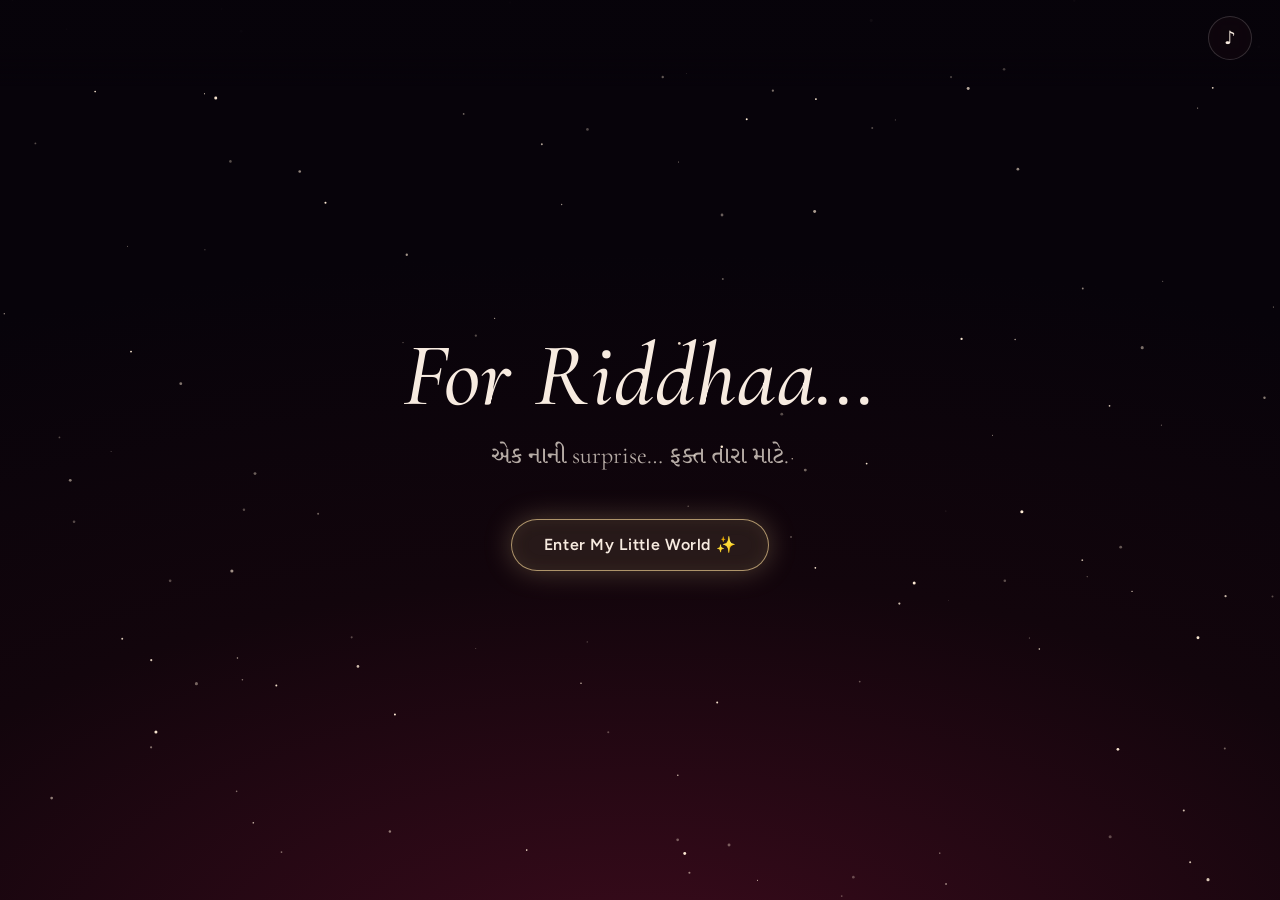
<file: index.html>
<!DOCTYPE html>
<html lang="gu">
<head>
  <meta charset="utf-8">
  <meta name="viewport" content="width=device-width, initial-scale=1, viewport-fit=cover">
  <title>For Riddhaa… | For Riddhi</title>
  <meta name="description" content="A little surprise, just for you.">
  <meta name="robots" content="noindex, nofollow">
  <meta name="theme-color" content="#07030a">
  <meta property="og:type" content="website">
  <meta property="og:title" content="For Riddhaa… 🤍">
  <meta property="og:description" content="એક નાની surprise… ફક્ત તારા માટે.">
  <meta property="og:url" content="https://gc24102004-max.github.io/birthday-for-riddhi/">
  <meta property="og:image" content="https://gc24102004-max.github.io/birthday-for-riddhi/assets/og-image.jpg">
  <meta property="og:image:type" content="image/jpeg">
  <meta property="og:image:width" content="1200">
  <meta property="og:image:height" content="630">
  <meta property="og:image:alt" content="For Riddhaa… A little surprise, just for you.">
  <meta name="twitter:card" content="summary_large_image">
  <meta name="twitter:title" content="For Riddhaa… 🤍">
  <meta name="twitter:description" content="એક નાની surprise… ફક્ત તારા માટે.">
  <meta name="twitter:image" content="https://gc24102004-max.github.io/birthday-for-riddhi/assets/og-image.jpg">
  <link rel="icon" href="assets/icons/favicon.svg" type="image/svg+xml">
  <script>document.documentElement.className = "js";</script>
  <link rel="preconnect" href="https://fonts.googleapis.com">
  <link rel="preconnect" href="https://fonts.gstatic.com" crossorigin>
  <link rel="stylesheet" href="https://fonts.googleapis.com/css2?family=Caveat:wght@500&family=Cormorant+Garamond:ital,wght@0,500;0,600;1,500&family=Figtree:wght@400;500;600&family=Noto+Sans+Gujarati:wght@400;600&family=Noto+Serif+Gujarati:wght@400;600&display=swap" media="print" onload="this.media='all'">
  <noscript><link rel="stylesheet" href="https://fonts.googleapis.com/css2?family=Caveat:wght@500&family=Cormorant+Garamond:ital,wght@0,500;0,600;1,500&family=Figtree:wght@400;500;600&family=Noto+Sans+Gujarati:wght@400;600&family=Noto+Serif+Gujarati:wght@400;600&display=swap"></noscript>
  <link rel="stylesheet" href="css/style.css">
  <link rel="stylesheet" href="css/animations.css">
  <link rel="stylesheet" href="css/responsive.css">
</head>
<body data-page="index">
  <main class="page-root hero-wrap">
    <h1 class="hero-title">For Riddhaa…</h1>
    <p class="hero-sub">એક નાની surprise… ફક્ત તારા માટે.</p>
    <a class="btn-glow" id="enter" href="countdown.html">Enter My Little World ✨</a>
  </main>
  <noscript><div class="ns"><p>This little surprise needs JavaScript. Please turn it on and reload.</p><a class="btn-glow" href="countdown.html">Continue</a></div></noscript>
  <script src="js/data.js"></script>
  <script src="js/core.js"></script>

</body>
</html>
</file>
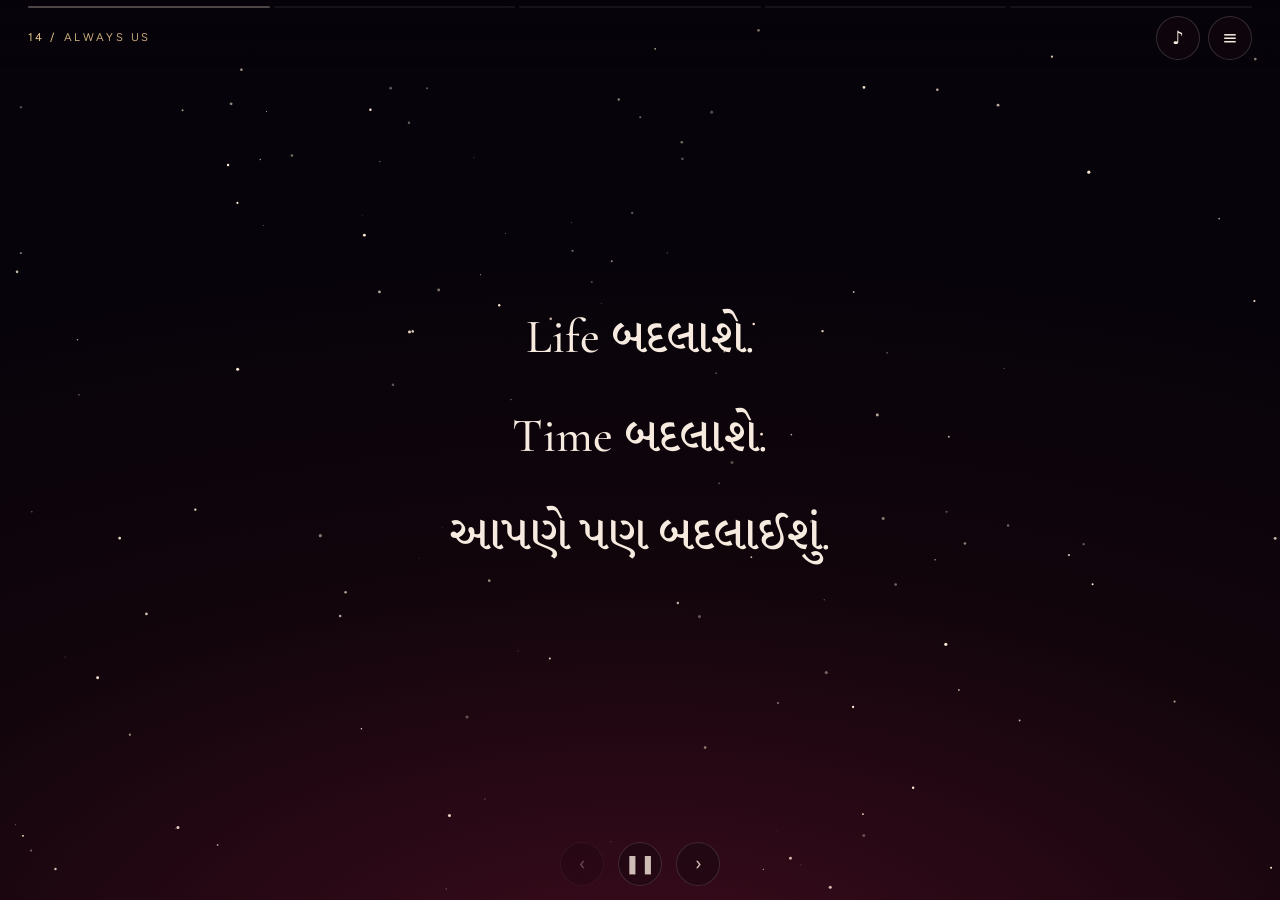
<file: always-us.html>
<!DOCTYPE html>
<html lang="gu">
<head>
  <meta charset="utf-8">
  <meta name="viewport" content="width=device-width, initial-scale=1, viewport-fit=cover">
  <title>Always us | For Riddhi</title>
  <meta name="description" content="A little surprise, just for you.">
  <meta name="robots" content="noindex, nofollow">
  <meta name="theme-color" content="#07030a">
  <link rel="icon" href="assets/icons/favicon.svg" type="image/svg+xml">
  <script>document.documentElement.className = "js";</script>
  <link rel="preconnect" href="https://fonts.googleapis.com">
  <link rel="preconnect" href="https://fonts.gstatic.com" crossorigin>
  <link rel="stylesheet" href="https://fonts.googleapis.com/css2?family=Caveat:wght@500&family=Cormorant+Garamond:ital,wght@0,500;0,600;1,500&family=Figtree:wght@400;500;600&family=Noto+Sans+Gujarati:wght@400;600&family=Noto+Serif+Gujarati:wght@400;600&display=swap" media="print" onload="this.media='all'">
  <noscript><link rel="stylesheet" href="https://fonts.googleapis.com/css2?family=Caveat:wght@500&family=Cormorant+Garamond:ital,wght@0,500;0,600;1,500&family=Figtree:wght@400;500;600&family=Noto+Sans+Gujarati:wght@400;600&family=Noto+Serif+Gujarati:wght@400;600&display=swap"></noscript>
  <link rel="stylesheet" href="css/style.css">
  <link rel="stylesheet" href="css/animations.css">
  <link rel="stylesheet" href="css/responsive.css">
</head>
<body class="is-player" data-page="always">
  <h1 class="sr-only">Always us</h1>
  <main class="player" id="player" aria-label="Always us"></main>
  <noscript><div class="ns"><p>This little surprise needs JavaScript. Please turn it on and reload.</p><a class="btn-glow" href="letter.html">Continue</a></div></noscript>
  <script src="js/data.js"></script>
  <script src="js/core.js"></script>
  <script src="js/player.js"></script>
</body>
</html>
</file>
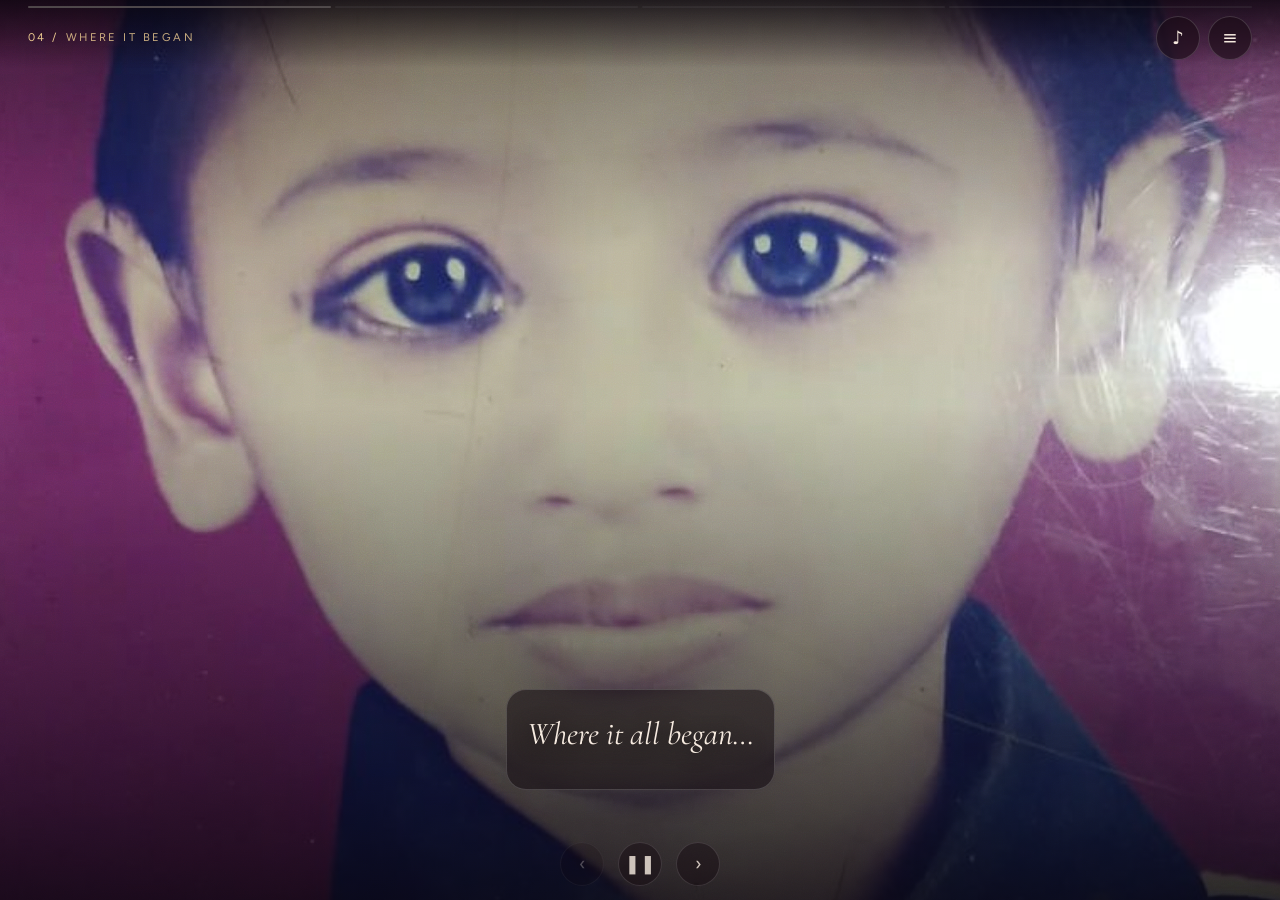
<file: childhood.html>
<!DOCTYPE html>
<html lang="gu">
<head>
  <meta charset="utf-8">
  <meta name="viewport" content="width=device-width, initial-scale=1, viewport-fit=cover">
  <title>Where it all began… | For Riddhi</title>
  <meta name="description" content="A little surprise, just for you.">
  <meta name="robots" content="noindex, nofollow">
  <meta name="theme-color" content="#07030a">
  <link rel="icon" href="assets/icons/favicon.svg" type="image/svg+xml">
  <script>document.documentElement.className = "js";</script>
  <link rel="preconnect" href="https://fonts.googleapis.com">
  <link rel="preconnect" href="https://fonts.gstatic.com" crossorigin>
  <link rel="stylesheet" href="https://fonts.googleapis.com/css2?family=Caveat:wght@500&family=Cormorant+Garamond:ital,wght@0,500;0,600;1,500&family=Figtree:wght@400;500;600&family=Noto+Sans+Gujarati:wght@400;600&family=Noto+Serif+Gujarati:wght@400;600&display=swap" media="print" onload="this.media='all'">
  <noscript><link rel="stylesheet" href="https://fonts.googleapis.com/css2?family=Caveat:wght@500&family=Cormorant+Garamond:ital,wght@0,500;0,600;1,500&family=Figtree:wght@400;500;600&family=Noto+Sans+Gujarati:wght@400;600&family=Noto+Serif+Gujarati:wght@400;600&display=swap"></noscript>
  <link rel="stylesheet" href="css/style.css">
  <link rel="stylesheet" href="css/animations.css">
  <link rel="stylesheet" href="css/responsive.css">
</head>
<body class="is-player" data-page="childhood">
  <h1 class="sr-only">Where it all began…</h1>
  <main class="player" id="player" aria-label="Where it all began…"></main>
  <noscript><div class="ns"><p>This little surprise needs JavaScript. Please turn it on and reload.</p><a class="btn-glow" href="message.html">Continue</a></div></noscript>
  <script src="js/data.js"></script>
  <script src="js/core.js"></script>
  <script src="js/player.js"></script>
</body>
</html>
</file>
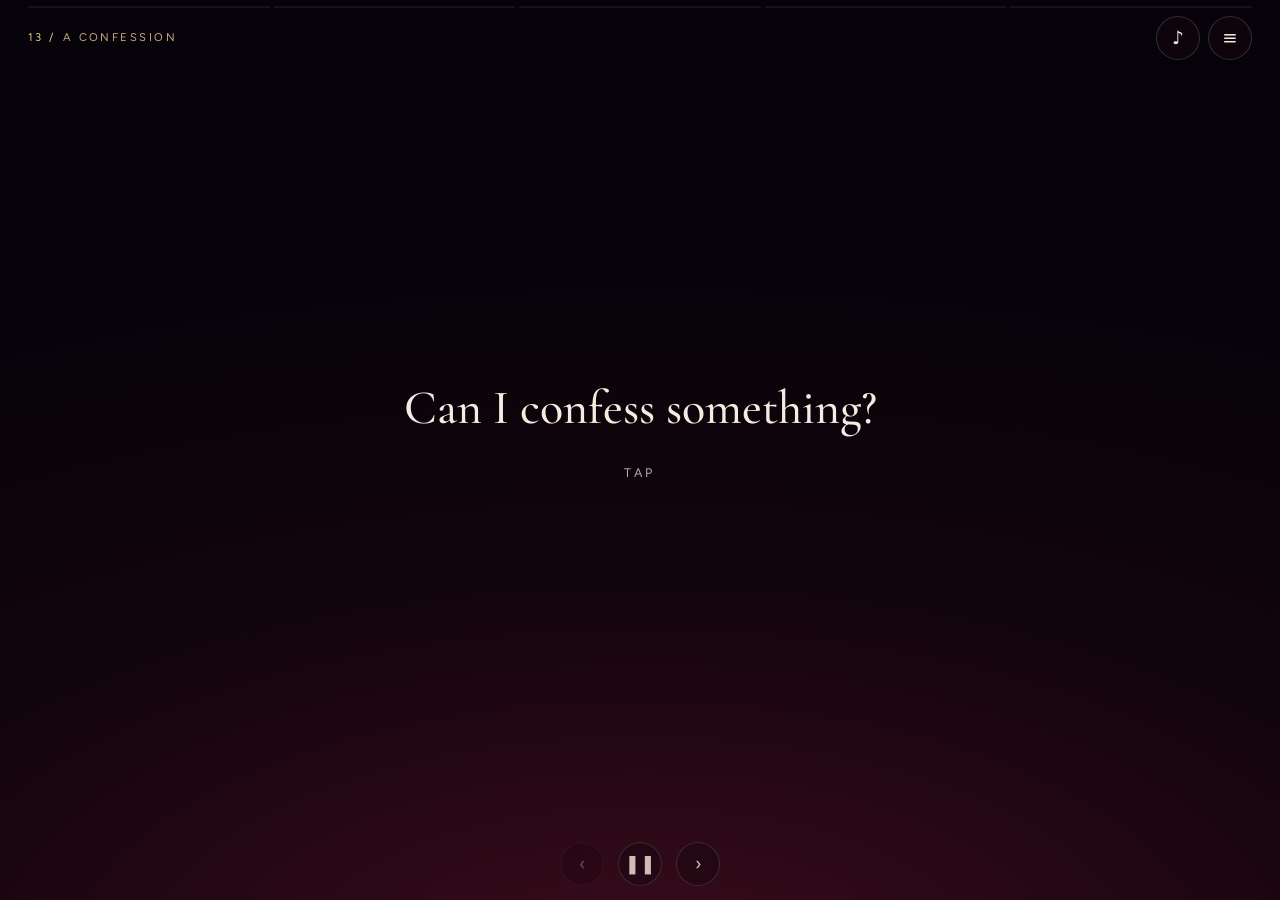
<file: confess.html>
<!DOCTYPE html>
<html lang="gu">
<head>
  <meta charset="utf-8">
  <meta name="viewport" content="width=device-width, initial-scale=1, viewport-fit=cover">
  <title>A little confession | For Riddhi</title>
  <meta name="description" content="A little surprise, just for you.">
  <meta name="robots" content="noindex, nofollow">
  <meta name="theme-color" content="#07030a">
  <link rel="icon" href="assets/icons/favicon.svg" type="image/svg+xml">
  <script>document.documentElement.className = "js";</script>
  <link rel="preconnect" href="https://fonts.googleapis.com">
  <link rel="preconnect" href="https://fonts.gstatic.com" crossorigin>
  <link rel="stylesheet" href="https://fonts.googleapis.com/css2?family=Caveat:wght@500&family=Cormorant+Garamond:ital,wght@0,500;0,600;1,500&family=Figtree:wght@400;500;600&family=Noto+Sans+Gujarati:wght@400;600&family=Noto+Serif+Gujarati:wght@400;600&display=swap" media="print" onload="this.media='all'">
  <noscript><link rel="stylesheet" href="https://fonts.googleapis.com/css2?family=Caveat:wght@500&family=Cormorant+Garamond:ital,wght@0,500;0,600;1,500&family=Figtree:wght@400;500;600&family=Noto+Sans+Gujarati:wght@400;600&family=Noto+Serif+Gujarati:wght@400;600&display=swap"></noscript>
  <link rel="stylesheet" href="css/style.css">
  <link rel="stylesheet" href="css/animations.css">
  <link rel="stylesheet" href="css/responsive.css">
</head>
<body class="is-player" data-page="confess">
  <h1 class="sr-only">A little confession</h1>
  <main class="player" id="player" aria-label="A little confession"></main>
  <noscript><div class="ns"><p>This little surprise needs JavaScript. Please turn it on and reload.</p><a class="btn-glow" href="always-us.html">Continue</a></div></noscript>
  <script src="js/data.js"></script>
  <script src="js/core.js"></script>
  <script src="js/player.js"></script>
</body>
</html>
</file>
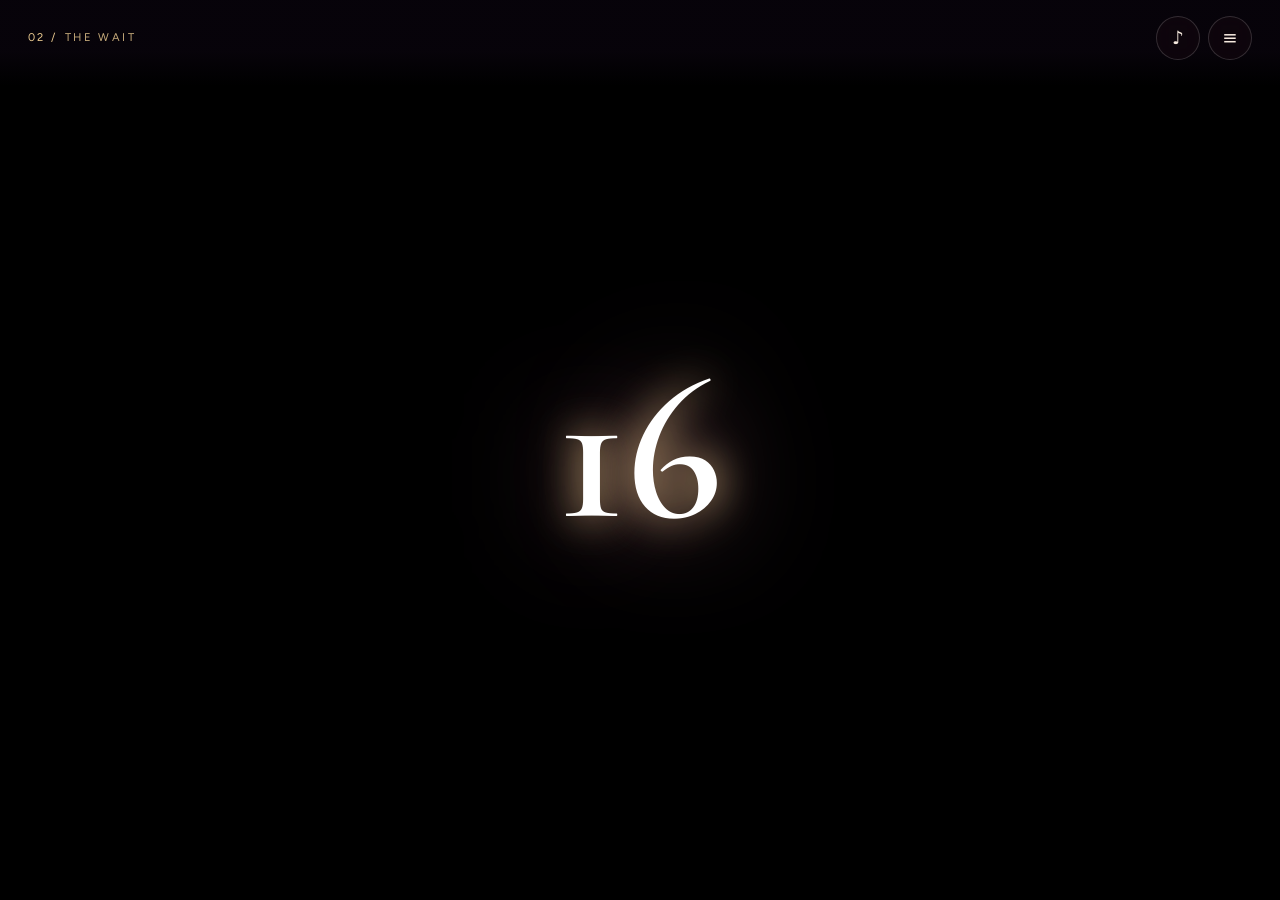
<file: countdown.html>
<!DOCTYPE html>
<html lang="gu">
<head>
  <meta charset="utf-8">
  <meta name="viewport" content="width=device-width, initial-scale=1, viewport-fit=cover">
  <title>Something special is waiting… | For Riddhi</title>
  <meta name="description" content="A little surprise, just for you.">
  <meta name="robots" content="noindex, nofollow">
  <meta name="theme-color" content="#07030a">
  <link rel="icon" href="assets/icons/favicon.svg" type="image/svg+xml">
  <script>document.documentElement.className = "js";</script>
  <link rel="preconnect" href="https://fonts.googleapis.com">
  <link rel="preconnect" href="https://fonts.gstatic.com" crossorigin>
  <link rel="stylesheet" href="https://fonts.googleapis.com/css2?family=Caveat:wght@500&family=Cormorant+Garamond:ital,wght@0,500;0,600;1,500&family=Figtree:wght@400;500;600&family=Noto+Sans+Gujarati:wght@400;600&family=Noto+Serif+Gujarati:wght@400;600&display=swap" media="print" onload="this.media='all'">
  <noscript><link rel="stylesheet" href="https://fonts.googleapis.com/css2?family=Caveat:wght@500&family=Cormorant+Garamond:ital,wght@0,500;0,600;1,500&family=Figtree:wght@400;500;600&family=Noto+Sans+Gujarati:wght@400;600&family=Noto+Serif+Gujarati:wght@400;600&display=swap"></noscript>
  <link rel="stylesheet" href="css/style.css">
  <link rel="stylesheet" href="css/animations.css">
  <link rel="stylesheet" href="css/responsive.css">
</head>
<body data-page="countdown">
  <main class="page-root cd-wrap">
    <h1 class="cd-date" id="cdDate">16 • 11 • 2026</h1>
    <p class="cd-line" id="cdLine">Something special is waiting for you…</p>
    <div class="cd-grid" id="cdGrid" role="timer" aria-label="Countdown to the birthday"></div>
    <div id="cdTest"></div>
  </main>
  <noscript><div class="ns"><p>This little surprise needs JavaScript. Please turn it on and reload.</p><a class="btn-glow" href="childhood.html">Continue</a></div></noscript>
  <script src="js/data.js"></script>
  <script src="js/core.js"></script>
  <script src="js/countdown.js"></script>
</body>
</html>
</file>
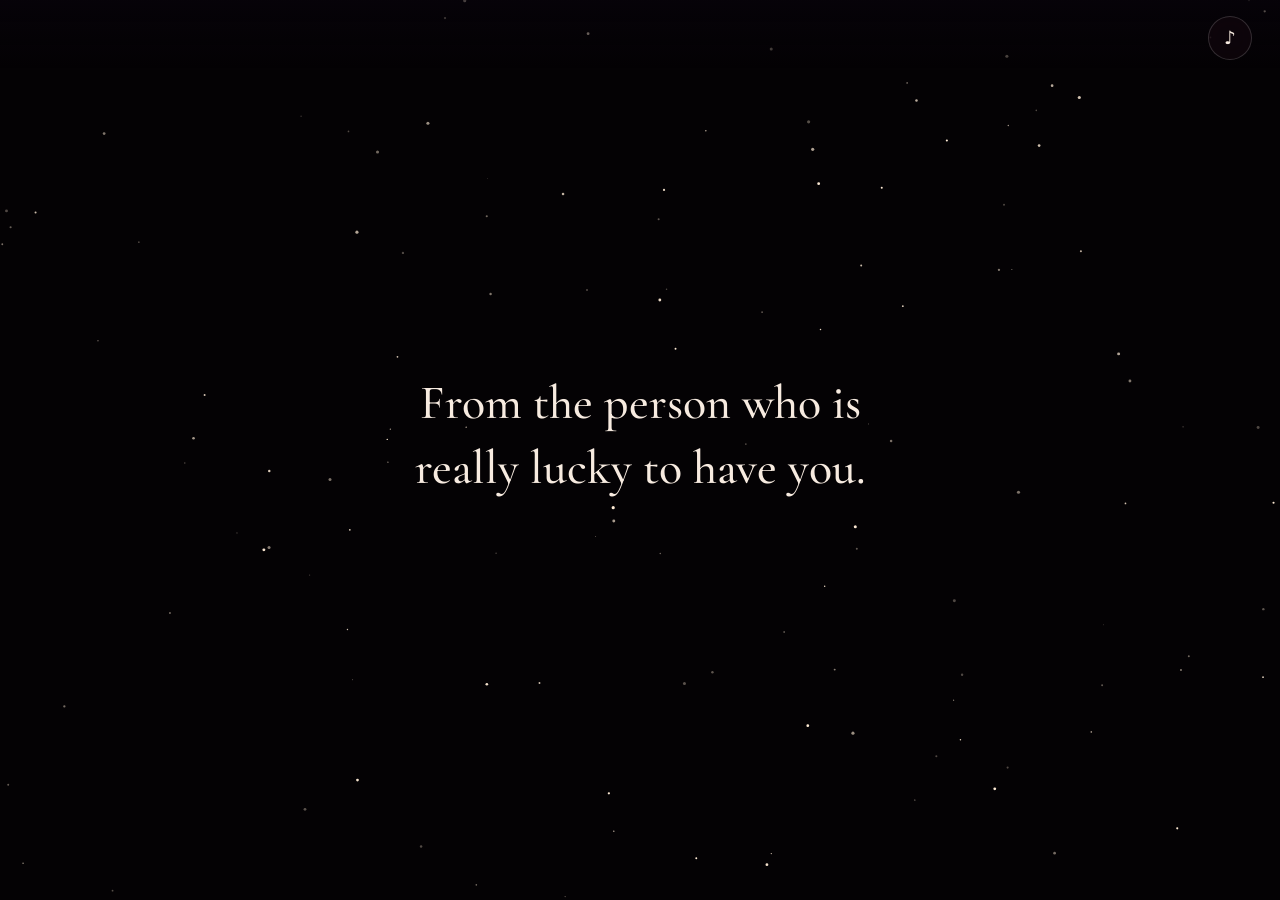
<file: end.html>
<!DOCTYPE html>
<html lang="gu">
<head>
  <meta charset="utf-8">
  <meta name="viewport" content="width=device-width, initial-scale=1, viewport-fit=cover">
  <title>Happy Birthday | For Riddhi</title>
  <meta name="description" content="A little surprise, just for you.">
  <meta name="robots" content="noindex, nofollow">
  <meta name="theme-color" content="#07030a">
  <link rel="icon" href="assets/icons/favicon.svg" type="image/svg+xml">
  <script>document.documentElement.className = "js";</script>
  <link rel="preconnect" href="https://fonts.googleapis.com">
  <link rel="preconnect" href="https://fonts.gstatic.com" crossorigin>
  <link rel="stylesheet" href="https://fonts.googleapis.com/css2?family=Caveat:wght@500&family=Cormorant+Garamond:ital,wght@0,500;0,600;1,500&family=Figtree:wght@400;500;600&family=Noto+Sans+Gujarati:wght@400;600&family=Noto+Serif+Gujarati:wght@400;600&display=swap" media="print" onload="this.media='all'">
  <noscript><link rel="stylesheet" href="https://fonts.googleapis.com/css2?family=Caveat:wght@500&family=Cormorant+Garamond:ital,wght@0,500;0,600;1,500&family=Figtree:wght@400;500;600&family=Noto+Sans+Gujarati:wght@400;600&family=Noto+Serif+Gujarati:wght@400;600&display=swap"></noscript>
  <link rel="stylesheet" href="css/style.css">
  <link rel="stylesheet" href="css/animations.css">
  <link rel="stylesheet" href="css/responsive.css">
</head>
<body class="is-player" data-page="end">
  <h1 class="sr-only">Happy Birthday</h1>
  <main class="player" id="player" aria-label="Happy Birthday"></main>
  <noscript><div class="ns"><p>This little surprise needs JavaScript. Please turn it on and reload.</p><a class="btn-glow" href="index.html">Continue</a></div></noscript>
  <script src="js/data.js"></script>
  <script src="js/core.js"></script>
  <script src="js/player.js"></script>
</body>
</html>
</file>
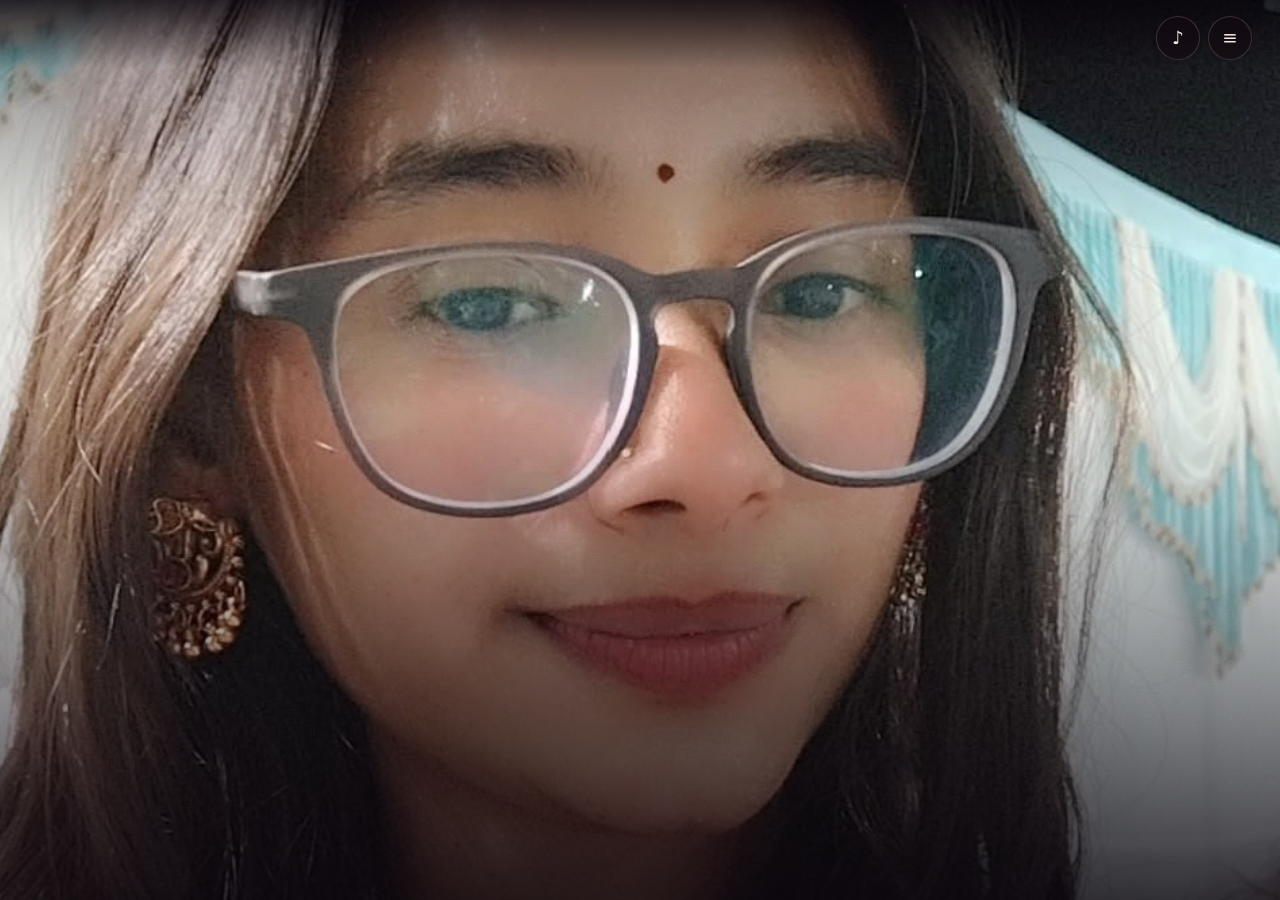
<file: favourite.html>
<!DOCTYPE html>
<html lang="gu">
<head>
  <meta charset="utf-8">
  <meta name="viewport" content="width=device-width, initial-scale=1, viewport-fit=cover">
  <title>Favourite | For Riddhi</title>
  <meta name="description" content="A little surprise, just for you.">
  <meta name="robots" content="noindex, nofollow">
  <meta name="theme-color" content="#07030a">
  <link rel="icon" href="assets/icons/favicon.svg" type="image/svg+xml">
  <script>document.documentElement.className = "js";</script>
  <link rel="preconnect" href="https://fonts.googleapis.com">
  <link rel="preconnect" href="https://fonts.gstatic.com" crossorigin>
  <link rel="stylesheet" href="https://fonts.googleapis.com/css2?family=Caveat:wght@500&family=Cormorant+Garamond:ital,wght@0,500;0,600;1,500&family=Figtree:wght@400;500;600&family=Noto+Sans+Gujarati:wght@400;600&family=Noto+Serif+Gujarati:wght@400;600&display=swap" media="print" onload="this.media='all'">
  <noscript><link rel="stylesheet" href="https://fonts.googleapis.com/css2?family=Caveat:wght@500&family=Cormorant+Garamond:ital,wght@0,500;0,600;1,500&family=Figtree:wght@400;500;600&family=Noto+Sans+Gujarati:wght@400;600&family=Noto+Serif+Gujarati:wght@400;600&display=swap"></noscript>
  <link rel="stylesheet" href="css/style.css">
  <link rel="stylesheet" href="css/animations.css">
  <link rel="stylesheet" href="css/responsive.css">
</head>
<body class="is-player" data-page="favourite">
  <h1 class="sr-only">Favourite</h1>
  <main class="player" id="player" aria-label="Favourite"></main>
  <noscript><div class="ns"><p>This little surprise needs JavaScript. Please turn it on and reload.</p><a class="btn-glow" href="little-things.html">Continue</a></div></noscript>
  <script src="js/data.js"></script>
  <script src="js/core.js"></script>
  <script src="js/player.js"></script>
</body>
</html>
</file>
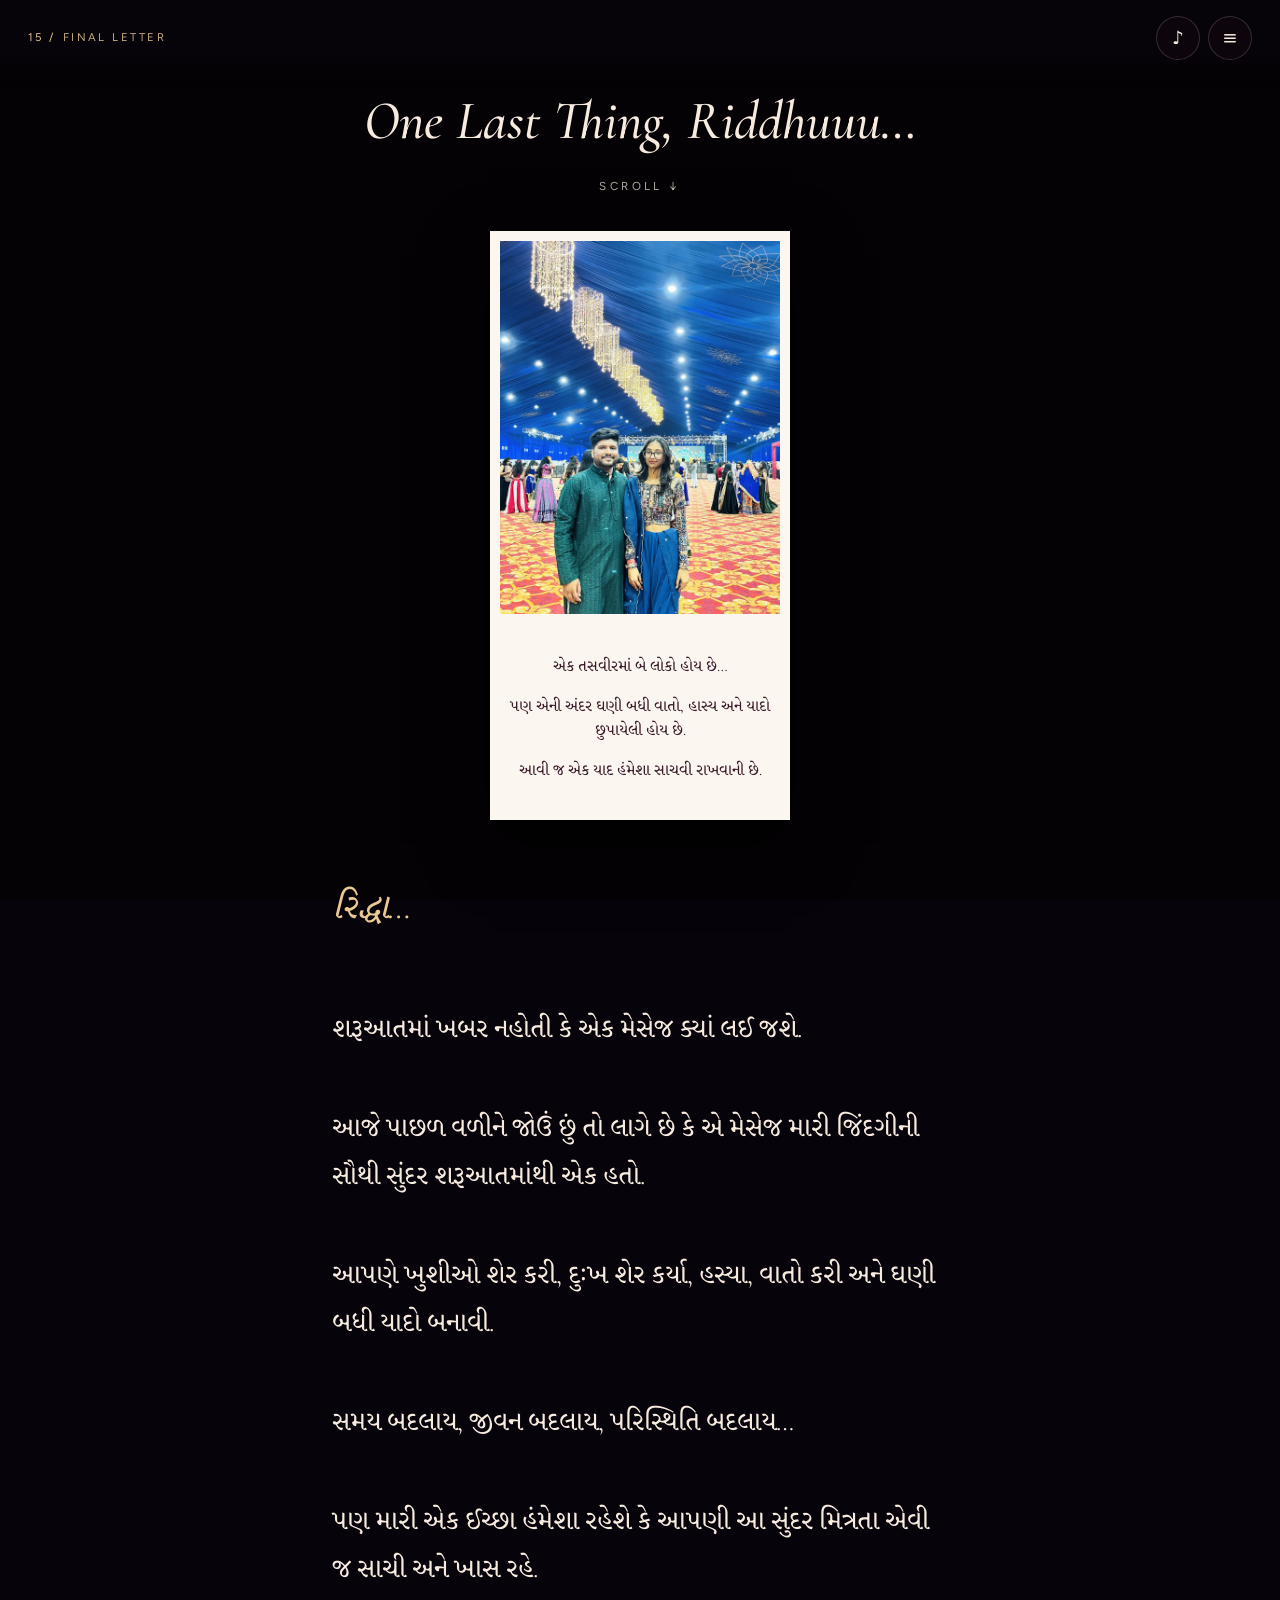
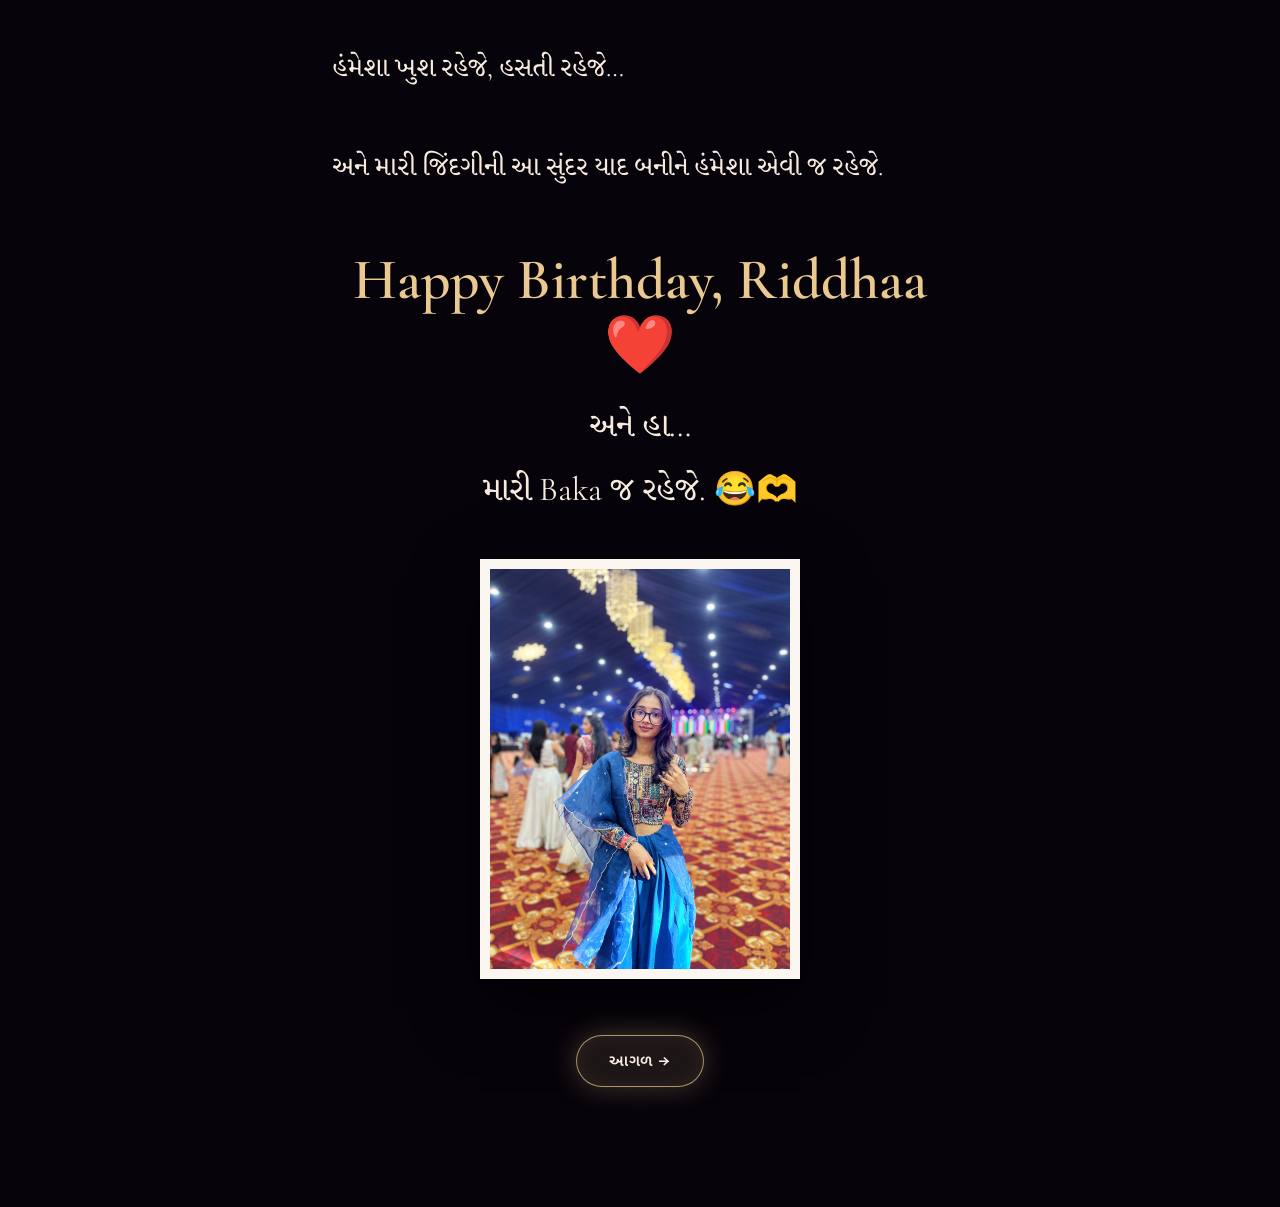
<file: letter.html>
<!DOCTYPE html>
<html lang="gu">
<head>
  <meta charset="utf-8">
  <meta name="viewport" content="width=device-width, initial-scale=1, viewport-fit=cover">
  <title>One last thing… | For Riddhi</title>
  <meta name="description" content="A little surprise, just for you.">
  <meta name="robots" content="noindex, nofollow">
  <meta name="theme-color" content="#07030a">
  <link rel="icon" href="assets/icons/favicon.svg" type="image/svg+xml">
  <script>document.documentElement.className = "js";</script>
  <link rel="preconnect" href="https://fonts.googleapis.com">
  <link rel="preconnect" href="https://fonts.gstatic.com" crossorigin>
  <link rel="stylesheet" href="https://fonts.googleapis.com/css2?family=Caveat:wght@500&family=Cormorant+Garamond:ital,wght@0,500;0,600;1,500&family=Figtree:wght@400;500;600&family=Noto+Sans+Gujarati:wght@400;600&family=Noto+Serif+Gujarati:wght@400;600&display=swap" media="print" onload="this.media='all'">
  <noscript><link rel="stylesheet" href="https://fonts.googleapis.com/css2?family=Caveat:wght@500&family=Cormorant+Garamond:ital,wght@0,500;0,600;1,500&family=Figtree:wght@400;500;600&family=Noto+Sans+Gujarati:wght@400;600&family=Noto+Serif+Gujarati:wght@400;600&display=swap"></noscript>
  <link rel="stylesheet" href="css/style.css">
  <link rel="stylesheet" href="css/animations.css">
  <link rel="stylesheet" href="css/responsive.css">
</head>
<body data-page="letter">
  <main class="page-root letter-wrap" id="letter"></main>
  <noscript><div class="ns"><p>This little surprise needs JavaScript. Please turn it on and reload.</p><a class="btn-glow" href="end.html">Continue</a></div></noscript>
  <script src="js/data.js"></script>
  <script src="js/core.js"></script>
  <script src="js/letter.js"></script>
</body>
</html>
</file>
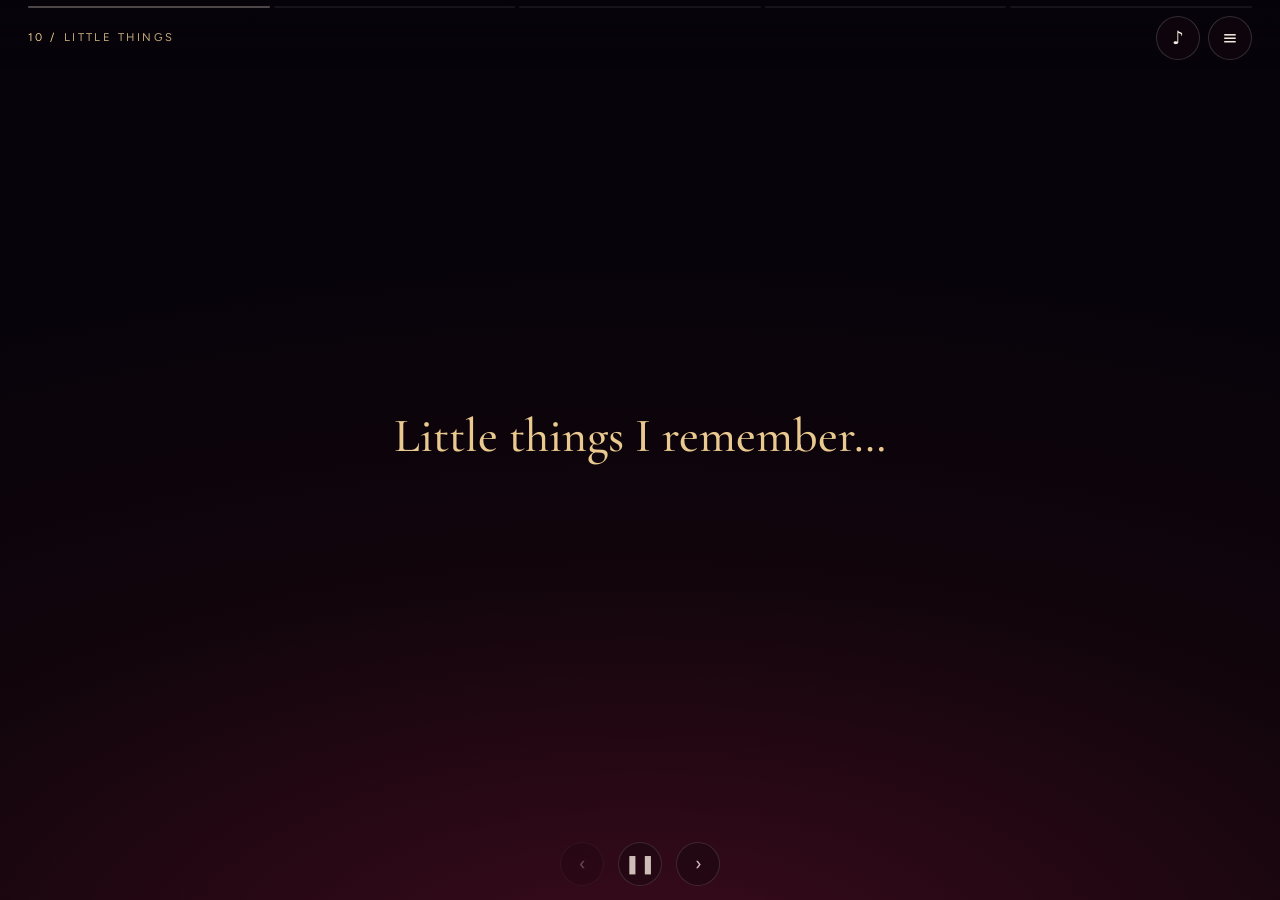
<file: little-things.html>
<!DOCTYPE html>
<html lang="gu">
<head>
  <meta charset="utf-8">
  <meta name="viewport" content="width=device-width, initial-scale=1, viewport-fit=cover">
  <title>Little things I remember… | For Riddhi</title>
  <meta name="description" content="A little surprise, just for you.">
  <meta name="robots" content="noindex, nofollow">
  <meta name="theme-color" content="#07030a">
  <link rel="icon" href="assets/icons/favicon.svg" type="image/svg+xml">
  <script>document.documentElement.className = "js";</script>
  <link rel="preconnect" href="https://fonts.googleapis.com">
  <link rel="preconnect" href="https://fonts.gstatic.com" crossorigin>
  <link rel="stylesheet" href="https://fonts.googleapis.com/css2?family=Caveat:wght@500&family=Cormorant+Garamond:ital,wght@0,500;0,600;1,500&family=Figtree:wght@400;500;600&family=Noto+Sans+Gujarati:wght@400;600&family=Noto+Serif+Gujarati:wght@400;600&display=swap" media="print" onload="this.media='all'">
  <noscript><link rel="stylesheet" href="https://fonts.googleapis.com/css2?family=Caveat:wght@500&family=Cormorant+Garamond:ital,wght@0,500;0,600;1,500&family=Figtree:wght@400;500;600&family=Noto+Sans+Gujarati:wght@400;600&family=Noto+Serif+Gujarati:wght@400;600&display=swap"></noscript>
  <link rel="stylesheet" href="css/style.css">
  <link rel="stylesheet" href="css/animations.css">
  <link rel="stylesheet" href="css/responsive.css">
</head>
<body class="is-player" data-page="little">
  <h1 class="sr-only">Little things I remember…</h1>
  <main class="player" id="player" aria-label="Little things I remember…"></main>
  <noscript><div class="ns"><p>This little surprise needs JavaScript. Please turn it on and reload.</p><a class="btn-glow" href="sukh-dukh.html">Continue</a></div></noscript>
  <script src="js/data.js"></script>
  <script src="js/core.js"></script>
  <script src="js/player.js"></script>
</body>
</html>
</file>
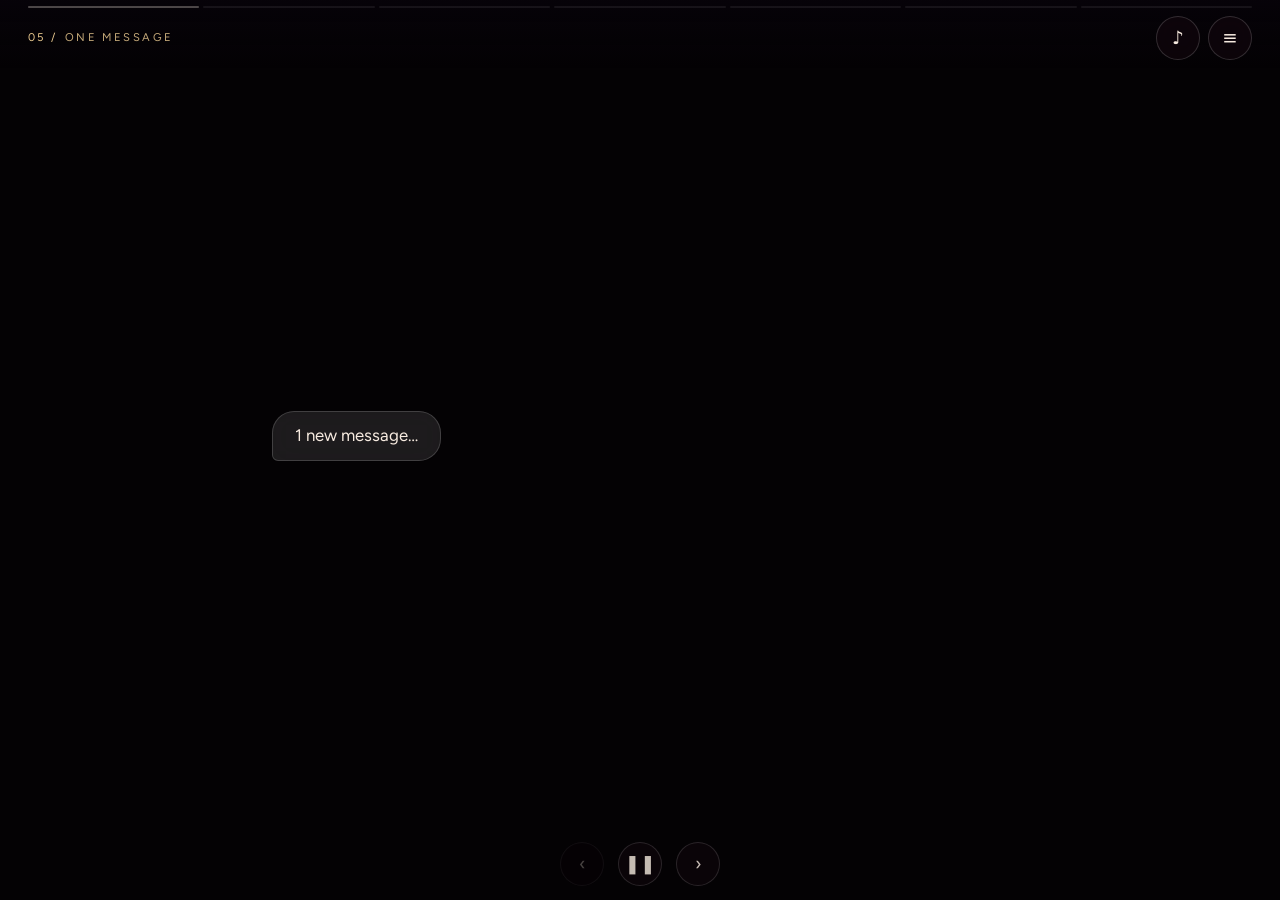
<file: message.html>
<!DOCTYPE html>
<html lang="gu">
<head>
  <meta charset="utf-8">
  <meta name="viewport" content="width=device-width, initial-scale=1, viewport-fit=cover">
  <title>One message | For Riddhi</title>
  <meta name="description" content="A little surprise, just for you.">
  <meta name="robots" content="noindex, nofollow">
  <meta name="theme-color" content="#07030a">
  <link rel="icon" href="assets/icons/favicon.svg" type="image/svg+xml">
  <script>document.documentElement.className = "js";</script>
  <link rel="preconnect" href="https://fonts.googleapis.com">
  <link rel="preconnect" href="https://fonts.gstatic.com" crossorigin>
  <link rel="stylesheet" href="https://fonts.googleapis.com/css2?family=Caveat:wght@500&family=Cormorant+Garamond:ital,wght@0,500;0,600;1,500&family=Figtree:wght@400;500;600&family=Noto+Sans+Gujarati:wght@400;600&family=Noto+Serif+Gujarati:wght@400;600&display=swap" media="print" onload="this.media='all'">
  <noscript><link rel="stylesheet" href="https://fonts.googleapis.com/css2?family=Caveat:wght@500&family=Cormorant+Garamond:ital,wght@0,500;0,600;1,500&family=Figtree:wght@400;500;600&family=Noto+Sans+Gujarati:wght@400;600&family=Noto+Serif+Gujarati:wght@400;600&display=swap"></noscript>
  <link rel="stylesheet" href="css/style.css">
  <link rel="stylesheet" href="css/animations.css">
  <link rel="stylesheet" href="css/responsive.css">
</head>
<body class="is-player" data-page="message">
  <h1 class="sr-only">One message</h1>
  <main class="player" id="player" aria-label="One message"></main>
  <noscript><div class="ns"><p>This little surprise needs JavaScript. Please turn it on and reload.</p><a class="btn-glow" href="versions.html">Continue</a></div></noscript>
  <script src="js/data.js"></script>
  <script src="js/core.js"></script>
  <script src="js/player.js"></script>
</body>
</html>
</file>
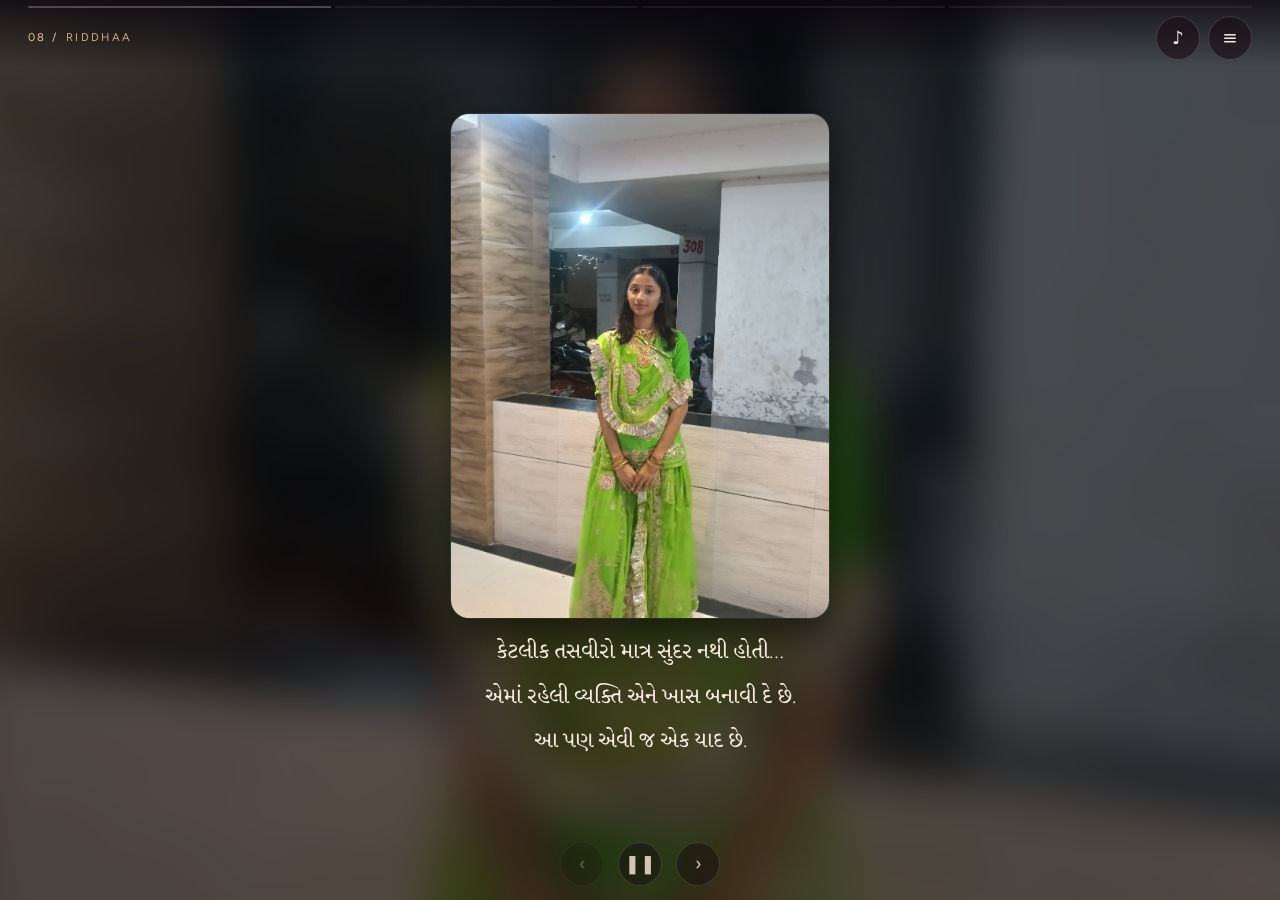
<file: riddhaa.html>
<!DOCTYPE html>
<html lang="gu">
<head>
  <meta charset="utf-8">
  <meta name="viewport" content="width=device-width, initial-scale=1, viewport-fit=cover">
  <title>Riddhaa | For Riddhi</title>
  <meta name="description" content="A little surprise, just for you.">
  <meta name="robots" content="noindex, nofollow">
  <meta name="theme-color" content="#07030a">
  <link rel="icon" href="assets/icons/favicon.svg" type="image/svg+xml">
  <script>document.documentElement.className = "js";</script>
  <link rel="preconnect" href="https://fonts.googleapis.com">
  <link rel="preconnect" href="https://fonts.gstatic.com" crossorigin>
  <link rel="stylesheet" href="https://fonts.googleapis.com/css2?family=Caveat:wght@500&family=Cormorant+Garamond:ital,wght@0,500;0,600;1,500&family=Figtree:wght@400;500;600&family=Noto+Sans+Gujarati:wght@400;600&family=Noto+Serif+Gujarati:wght@400;600&display=swap" media="print" onload="this.media='all'">
  <noscript><link rel="stylesheet" href="https://fonts.googleapis.com/css2?family=Caveat:wght@500&family=Cormorant+Garamond:ital,wght@0,500;0,600;1,500&family=Figtree:wght@400;500;600&family=Noto+Sans+Gujarati:wght@400;600&family=Noto+Serif+Gujarati:wght@400;600&display=swap"></noscript>
  <link rel="stylesheet" href="css/style.css">
  <link rel="stylesheet" href="css/animations.css">
  <link rel="stylesheet" href="css/responsive.css">
</head>
<body class="is-player" data-page="riddhaa">
  <h1 class="sr-only">Riddhaa</h1>
  <main class="player" id="player" aria-label="Riddhaa"></main>
  <noscript><div class="ns"><p>This little surprise needs JavaScript. Please turn it on and reload.</p><a class="btn-glow" href="favourite.html">Continue</a></div></noscript>
  <script src="js/data.js"></script>
  <script src="js/core.js"></script>
  <script src="js/player.js"></script>
</body>
</html>
</file>
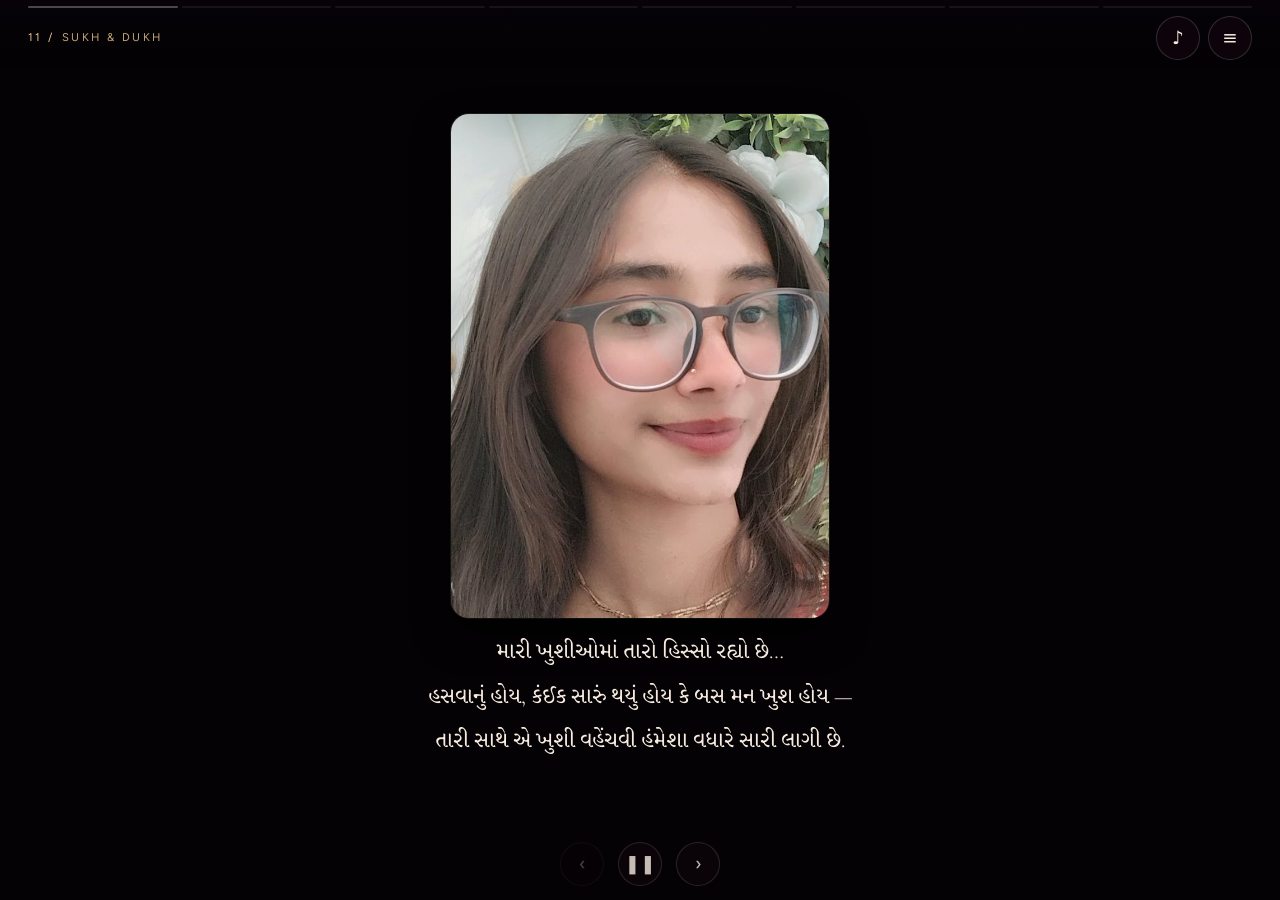
<file: sukh-dukh.html>
<!DOCTYPE html>
<html lang="gu">
<head>
  <meta charset="utf-8">
  <meta name="viewport" content="width=device-width, initial-scale=1, viewport-fit=cover">
  <title>Sukh & Dukh | For Riddhi</title>
  <meta name="description" content="A little surprise, just for you.">
  <meta name="robots" content="noindex, nofollow">
  <meta name="theme-color" content="#07030a">
  <link rel="icon" href="assets/icons/favicon.svg" type="image/svg+xml">
  <script>document.documentElement.className = "js";</script>
  <link rel="preconnect" href="https://fonts.googleapis.com">
  <link rel="preconnect" href="https://fonts.gstatic.com" crossorigin>
  <link rel="stylesheet" href="https://fonts.googleapis.com/css2?family=Caveat:wght@500&family=Cormorant+Garamond:ital,wght@0,500;0,600;1,500&family=Figtree:wght@400;500;600&family=Noto+Sans+Gujarati:wght@400;600&family=Noto+Serif+Gujarati:wght@400;600&display=swap" media="print" onload="this.media='all'">
  <noscript><link rel="stylesheet" href="https://fonts.googleapis.com/css2?family=Caveat:wght@500&family=Cormorant+Garamond:ital,wght@0,500;0,600;1,500&family=Figtree:wght@400;500;600&family=Noto+Sans+Gujarati:wght@400;600&family=Noto+Serif+Gujarati:wght@400;600&display=swap"></noscript>
  <link rel="stylesheet" href="css/style.css">
  <link rel="stylesheet" href="css/animations.css">
  <link rel="stylesheet" href="css/responsive.css">
</head>
<body class="is-player" data-page="sukhdukh">
  <h1 class="sr-only">Sukh & Dukh</h1>
  <main class="player" id="player" aria-label="Sukh & Dukh"></main>
  <noscript><div class="ns"><p>This little surprise needs JavaScript. Please turn it on and reload.</p><a class="btn-glow" href="sukoon.html">Continue</a></div></noscript>
  <script src="js/data.js"></script>
  <script src="js/core.js"></script>
  <script src="js/player.js"></script>
</body>
</html>
</file>
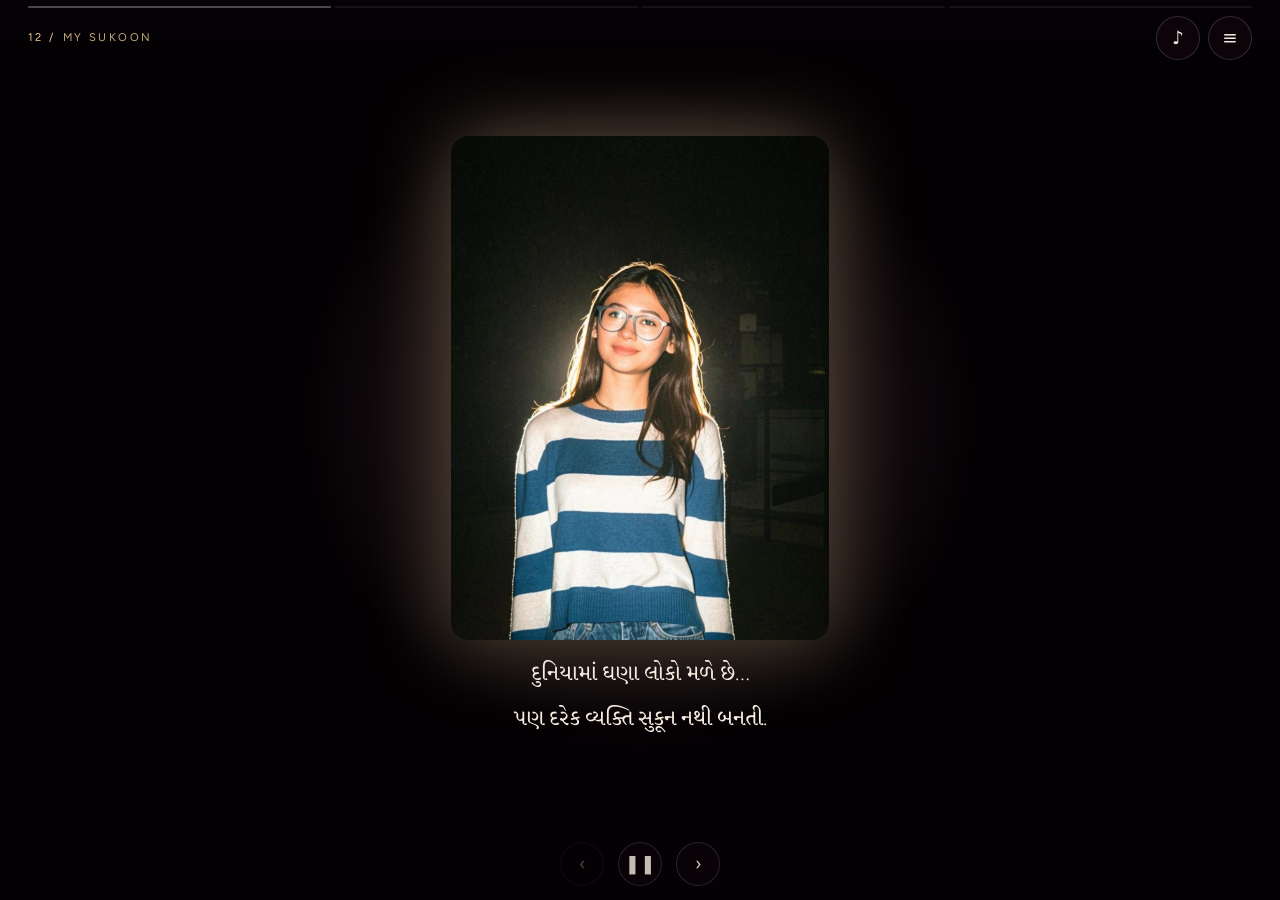
<file: sukoon.html>
<!DOCTYPE html>
<html lang="gu">
<head>
  <meta charset="utf-8">
  <meta name="viewport" content="width=device-width, initial-scale=1, viewport-fit=cover">
  <title>My Sukoon | For Riddhi</title>
  <meta name="description" content="A little surprise, just for you.">
  <meta name="robots" content="noindex, nofollow">
  <meta name="theme-color" content="#07030a">
  <link rel="icon" href="assets/icons/favicon.svg" type="image/svg+xml">
  <script>document.documentElement.className = "js";</script>
  <link rel="preconnect" href="https://fonts.googleapis.com">
  <link rel="preconnect" href="https://fonts.gstatic.com" crossorigin>
  <link rel="stylesheet" href="https://fonts.googleapis.com/css2?family=Caveat:wght@500&family=Cormorant+Garamond:ital,wght@0,500;0,600;1,500&family=Figtree:wght@400;500;600&family=Noto+Sans+Gujarati:wght@400;600&family=Noto+Serif+Gujarati:wght@400;600&display=swap" media="print" onload="this.media='all'">
  <noscript><link rel="stylesheet" href="https://fonts.googleapis.com/css2?family=Caveat:wght@500&family=Cormorant+Garamond:ital,wght@0,500;0,600;1,500&family=Figtree:wght@400;500;600&family=Noto+Sans+Gujarati:wght@400;600&family=Noto+Serif+Gujarati:wght@400;600&display=swap"></noscript>
  <link rel="stylesheet" href="css/style.css">
  <link rel="stylesheet" href="css/animations.css">
  <link rel="stylesheet" href="css/responsive.css">
</head>
<body class="is-player" data-page="sukoon">
  <h1 class="sr-only">My Sukoon</h1>
  <main class="player" id="player" aria-label="My Sukoon"></main>
  <noscript><div class="ns"><p>This little surprise needs JavaScript. Please turn it on and reload.</p><a class="btn-glow" href="confess.html">Continue</a></div></noscript>
  <script src="js/data.js"></script>
  <script src="js/core.js"></script>
  <script src="js/player.js"></script>
</body>
</html>
</file>
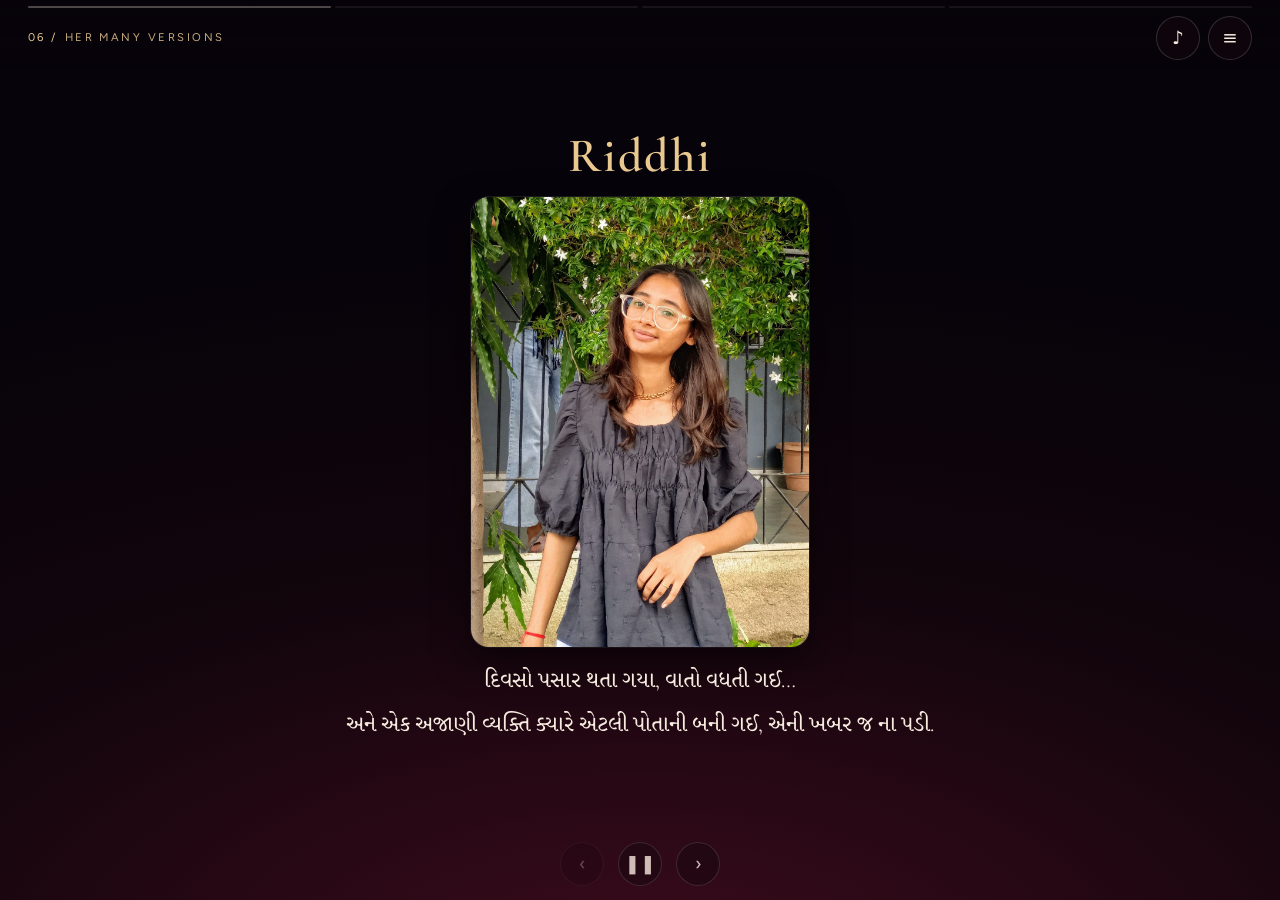
<file: versions.html>
<!DOCTYPE html>
<html lang="gu">
<head>
  <meta charset="utf-8">
  <meta name="viewport" content="width=device-width, initial-scale=1, viewport-fit=cover">
  <title>Her many versions | For Riddhi</title>
  <meta name="description" content="A little surprise, just for you.">
  <meta name="robots" content="noindex, nofollow">
  <meta name="theme-color" content="#07030a">
  <link rel="icon" href="assets/icons/favicon.svg" type="image/svg+xml">
  <script>document.documentElement.className = "js";</script>
  <link rel="preconnect" href="https://fonts.googleapis.com">
  <link rel="preconnect" href="https://fonts.gstatic.com" crossorigin>
  <link rel="stylesheet" href="https://fonts.googleapis.com/css2?family=Caveat:wght@500&family=Cormorant+Garamond:ital,wght@0,500;0,600;1,500&family=Figtree:wght@400;500;600&family=Noto+Sans+Gujarati:wght@400;600&family=Noto+Serif+Gujarati:wght@400;600&display=swap" media="print" onload="this.media='all'">
  <noscript><link rel="stylesheet" href="https://fonts.googleapis.com/css2?family=Caveat:wght@500&family=Cormorant+Garamond:ital,wght@0,500;0,600;1,500&family=Figtree:wght@400;500;600&family=Noto+Sans+Gujarati:wght@400;600&family=Noto+Serif+Gujarati:wght@400;600&display=swap"></noscript>
  <link rel="stylesheet" href="css/style.css">
  <link rel="stylesheet" href="css/animations.css">
  <link rel="stylesheet" href="css/responsive.css">
</head>
<body class="is-player" data-page="versions">
  <h1 class="sr-only">Her many versions</h1>
  <main class="player" id="player" aria-label="Her many versions"></main>
  <noscript><div class="ns"><p>This little surprise needs JavaScript. Please turn it on and reload.</p><a class="btn-glow" href="riddhaa.html">Continue</a></div></noscript>
  <script src="js/data.js"></script>
  <script src="js/core.js"></script>
  <script src="js/player.js"></script>
</body>
</html>
</file>
<file: css/style.css>
/* =====================================================================
   style.css — midnight-cinematic design system (v2)
   Mobile first (9:16 feel). Motion is in animations.css, larger screens in
   responsive.css. Change colours here, in :root.
   ===================================================================== */
:root {
  --black: #07030a;
  --wine: #2a0a18;
  --burgundy: #4a1024;
  --crimson: #7a1c3a;
  --rose: #e08aa8;
  --gold: #e9c98f;
  --cream: #f7ebe0;
  --muted: rgba(247, 235, 224, 0.72);
  --glass: rgba(255, 255, 255, 0.07);
  --glass-line: rgba(255, 255, 255, 0.16);

  --font-serif: "Cormorant Garamond", "Noto Serif Gujarati", "Noto Serif Devanagari", Georgia, "Times New Roman", serif;
  --font-body: "Figtree", system-ui, -apple-system, "Segoe UI", Roboto, "Noto Sans Gujarati", "Noto Sans Devanagari", sans-serif;
  --font-hand: "Caveat", "Noto Sans Gujarati", "Segoe Print", "Bradley Hand", cursive;

  --pad: clamp(18px, 5vw, 28px);
  --bar-h: 64px;
  --ctl-h: 92px;
  --ease: cubic-bezier(0.25, 0.8, 0.25, 1);
}

*, *::before, *::after { box-sizing: border-box; }
html { -webkit-text-size-adjust: 100%; background: var(--black); }
body {
  margin: 0;
  min-height: 100vh;
  min-height: 100dvh;
  font-family: var(--font-body);
  font-size: 1.05rem;
  line-height: 1.6;
  color: var(--cream);
  background: transparent;
  overflow-x: hidden;
  overflow-wrap: break-word;
  -webkit-tap-highlight-color: transparent;
}
body.is-player { height: 100vh; height: 100dvh; overflow: hidden; }
[hidden] { display: none !important; }
img { max-width: 100%; }
a { color: inherit; }
.sr-only { position: absolute; width: 1px; height: 1px; margin: -1px; overflow: hidden; clip: rect(0, 0, 0, 0); white-space: nowrap; }

:focus-visible { outline: 2px solid var(--gold); outline-offset: 3px; border-radius: 6px; }

/* ----------------------------------------------------------- themes */
.backdrop { position: fixed; inset: 0; z-index: -3; background: var(--black); }
body.theme-night .backdrop   { background: radial-gradient(120% 80% at 50% 108%, #3b0b1c 0%, #12050c 55%, var(--black) 100%); }
body.theme-wine .backdrop    { background: radial-gradient(110% 80% at 50% 0%, #701a35 0%, #3a0b1c 52%, #1a0610 100%); }
body.theme-bright .backdrop  { background: radial-gradient(110% 80% at 50% 0%, #93315a 0%, #521335 52%, #22091a 100%); }
body.theme-minimal .backdrop { background: #040204; }
body.theme-sukoon .backdrop  { background: #030103; }
.stars { position: fixed; inset: 0; z-index: -2; width: 100%; height: 100%; pointer-events: none; }
.glow {
  position: fixed; left: 50%; top: 46%; z-index: -1;
  width: min(120vw, 760px); aspect-ratio: 1; border-radius: 50%;
  transform: translate(-50%, -50%);
  background: radial-gradient(circle, rgba(224, 138, 168, 0.28) 0%, rgba(224, 138, 168, 0) 62%);
  pointer-events: none;
}

/* ------------------------------------------------------ top chrome */
.chrome {
  position: fixed; top: 0; left: 0; right: 0; z-index: 40;
  display: flex; align-items: center; justify-content: space-between; gap: 12px;
  padding: calc(env(safe-area-inset-top) + 16px) var(--pad) 8px;
  background: linear-gradient(180deg, rgba(7, 3, 10, 0.75), rgba(7, 3, 10, 0));
  pointer-events: none;
}
body:not(.is-player) .chrome { padding-bottom: 26px; background: linear-gradient(180deg, rgba(7, 3, 10, 0.96) 60%, rgba(7, 3, 10, 0)); }
.chrome > * { pointer-events: auto; }
.chapter {
  display: flex; gap: 0.6em; align-items: baseline; min-width: 0;
  font-size: 0.7rem; letter-spacing: 0.22em; text-transform: uppercase; color: var(--gold);
}
.chapter .ch-title { overflow: hidden; text-overflow: ellipsis; white-space: nowrap; opacity: 0.85; }
.chrome-tools { display: flex; align-items: center; gap: 8px; margin-left: auto; }
.icon-btn {
  display: grid; place-items: center; width: 44px; height: 44px; padding: 0;
  border: 1px solid var(--glass-line); border-radius: 50%;
  background: rgba(20, 8, 16, 0.55); color: var(--cream);
  -webkit-backdrop-filter: blur(10px); backdrop-filter: blur(10px);
  font: inherit; font-size: 1.15rem; line-height: 1; cursor: pointer;
}
.icon-btn:hover { background: rgba(60, 20, 40, 0.7); }
.music-btn[aria-pressed="true"] { background: var(--gold); color: #2a0a18; border-color: var(--gold); }
body.quiet-ui .chapter { display: none; }

.menu {
  position: fixed; inset: 0; z-index: 80; display: flex; flex-direction: column; justify-content: center;
  padding: calc(env(safe-area-inset-top) + 70px) var(--pad) calc(env(safe-area-inset-bottom) + 24px);
  background: rgba(7, 3, 10, 0.94); -webkit-backdrop-filter: blur(14px); backdrop-filter: blur(14px);
  overflow-y: auto;
}
.menu ol { list-style: none; margin: 0 auto; padding: 0; width: min(100%, 420px); }
.menu a {
  display: flex; gap: 1em; align-items: baseline; min-height: 44px; padding: 8px 4px;
  border-bottom: 1px solid rgba(255, 255, 255, 0.08);
  text-decoration: none; font-size: 0.85rem; letter-spacing: 0.18em; text-transform: uppercase;
}
.menu a .n { color: var(--gold); min-width: 2.2em; }
.menu a[aria-current="page"] { color: var(--gold); }
.menu-close { position: absolute; top: calc(env(safe-area-inset-top) + 16px); right: var(--pad); }

/* ---------------------------------------------------- buttons / text */
.btn-glow {
  display: inline-flex; align-items: center; justify-content: center; gap: 0.5em;
  min-height: 52px; max-width: 100%; padding: 0.8em 2em;
  border: 1px solid rgba(233, 201, 143, 0.7); border-radius: 999px;
  background: rgba(233, 201, 143, 0.1); color: var(--cream);
  font: 600 1rem/1.3 var(--font-body); letter-spacing: 0.04em; text-align: center; text-decoration: none; cursor: pointer;
  box-shadow: 0 0 28px rgba(233, 201, 143, 0.28), inset 0 0 18px rgba(233, 201, 143, 0.08);
  -webkit-backdrop-filter: blur(8px); backdrop-filter: blur(8px);
}
.btn-glow:hover { background: rgba(233, 201, 143, 0.2); }
.btn-quiet { background: transparent; box-shadow: none; border-color: var(--glass-line); font-weight: 500; font-size: 0.9rem; min-height: 44px; padding: 0.5em 1.4em; }

.line {
  margin: 0 0 0.7em; font-family: var(--font-serif); font-size: clamp(1.3rem, 5.6vw, 1.9rem);
  line-height: 1.5; text-align: center; text-wrap: balance;
}
.line.big { font-size: clamp(1.7rem, 7.4vw, 2.6rem); line-height: 1.35; font-weight: 500; }
.line.huge { font-size: clamp(2.4rem, 13vw, 5.2rem); line-height: 1.1; font-weight: 600; letter-spacing: 0.06em; text-transform: uppercase; }
.line.small { font-size: clamp(1rem, 4vw, 1.25rem); letter-spacing: 0.2em; font-family: var(--font-body); }
.line.gold { color: var(--gold); }
.line.hand { font-family: var(--font-hand); font-size: clamp(1.4rem, 6vw, 1.9rem); }
.line.bubble {
  display: inline-block; max-width: 22rem; padding: 0.7em 1.3em; border-radius: 22px 22px 22px 6px;
  background: rgba(255, 255, 255, 0.1); border: 1px solid var(--glass-line);
  -webkit-backdrop-filter: blur(12px); backdrop-filter: blur(12px);
  font-family: var(--font-body); font-size: 1.05rem; color: var(--cream);
}
.glass {
  padding: 18px 20px; border-radius: 20px; background: rgba(12, 4, 10, 0.5);
  border: 1px solid var(--glass-line); -webkit-backdrop-filter: blur(14px); backdrop-filter: blur(14px);
}

/* ---------------------------------------------------------- player */
.player { position: fixed; inset: 0; overflow: hidden; touch-action: none; user-select: none; -webkit-user-select: none; -webkit-touch-callout: none; }
.player img { pointer-events: none; -webkit-user-drag: none; user-select: none; }
.bg-layer {
  position: absolute; inset: 0; z-index: 0; opacity: 0; overflow: hidden; background: transparent;
}
.bg-layer img { position: absolute; inset: 0; width: 100%; height: 100%; object-fit: cover; }
.bg-layer.blur img {   /* blur a small copy and scale it up: far cheaper on phones */
  inset: auto; left: 25%; top: 25%; width: 50%; height: 50%;
  filter: blur(9px) saturate(1.15) brightness(0.5); transform: scale(2.7);
}
.bg-layer.on { opacity: 1; }
.bg-layer::after { content: ""; position: absolute; inset: 0; background: linear-gradient(180deg, rgba(7, 3, 10, 0.45) 0%, rgba(7, 3, 10, 0) 28%, rgba(7, 3, 10, 0) 45%, rgba(7, 3, 10, 0.82) 100%); }
.bg-layer.blur::after { background: rgba(7, 3, 10, 0.25); }
.player.has-grain::after {
  content: ""; position: absolute; inset: 0; z-index: 3; pointer-events: none; opacity: 0.16; mix-blend-mode: overlay;
  background-image: url("data:image/svg+xml;utf8,<svg xmlns='http://www.w3.org/2000/svg' width='180' height='180'><filter id='n'><feTurbulence type='fractalNoise' baseFrequency='0.9' numOctaves='2' stitchTiles='stitch'/></filter><rect width='100%' height='100%' filter='url(%23n)'/></svg>");
}

.progress {
  position: absolute; z-index: 30; top: calc(env(safe-area-inset-top) + 6px); left: var(--pad); right: var(--pad);
  display: flex; gap: 4px;
}
.progress .seg { flex: 1; height: 2px; border-radius: 2px; background: rgba(255, 255, 255, 0.2); overflow: hidden; }
.progress .fill { display: block; height: 100%; width: 0; background: var(--cream); opacity: 0.85; }
.progress .seg.done .fill { width: 100%; }
body.quiet-ui .progress { opacity: 0; }

.stage {
  position: absolute; inset: 0; z-index: 2; display: flex; align-items: center; justify-content: center;
  padding: calc(env(safe-area-inset-top) + var(--bar-h)) var(--pad) var(--ctl-h);
}
.step { position: absolute; inset: 0; display: flex; flex-direction: column; align-items: center; justify-content: center; padding: inherit; width: 100%; }
.step .lines { width: 100%; max-width: 34rem; }
.step.is-full { justify-content: flex-end; padding-bottom: calc(var(--ctl-h) + 10px); }
.step.is-full .lines, .step.is-full .label { text-shadow: 0 2px 18px rgba(0, 0, 0, 0.75); }
.step.is-full .glass .line:last-child, .step .lines .line:last-child { margin-bottom: 0; }
.label { margin: 0 0 12px; font-family: var(--font-serif); font-style: italic; font-size: clamp(1.4rem, 6vw, 2rem); text-align: center; color: var(--cream); }

.name-tag {
  margin: 0 0 14px; font-family: var(--font-serif); font-size: clamp(2rem, 9.5vw, 3rem); font-weight: 600;
  letter-spacing: 0.04em; text-align: center; color: var(--gold); line-height: 1.1;
}
.card-frame {
  position: relative; flex: 0 1 auto; width: auto; height: min(50dvh, 470px); height: min(50vh, 470px); height: min(50dvh, 470px);
  aspect-ratio: 3 / 4; max-width: 100%; margin: 0 0 16px; border-radius: 18px; overflow: hidden;
  box-shadow: 0 16px 36px rgba(0, 0, 0, 0.55), 0 0 0 1px rgba(255, 255, 255, 0.1);
  background: #1a0a12;
}
.card-frame img { position: absolute; inset: 0; width: 100%; height: 100%; object-fit: cover; }
.step.has-name .card-frame { height: min(44dvh, 420px); }
.card-lines .line { font-size: clamp(1.02rem, 4.3vw, 1.3rem); line-height: 1.55; margin-bottom: 0.45em; }
.polaroid {
  position: relative; width: min(66vw, 290px); margin: 0 0 18px; padding: 10px 10px 14px; background: #fbf6ef;
  box-shadow: 0 22px 50px rgba(0, 0, 0, 0.6); transform: rotate(var(--rot, 0deg));
}
.polaroid .pic { position: relative; aspect-ratio: 4 / 5; overflow: hidden; background: #ddd; }
.polaroid .pic img { position: absolute; inset: 0; width: 100%; height: 100%; object-fit: cover; }
.polaroid::before {
  content: ""; position: absolute; top: -12px; left: 50%; width: 76px; height: 24px; margin-left: -38px;
  background: rgba(233, 201, 143, 0.55); transform: rotate(-3deg);
}
.step.is-glow .card-frame { box-shadow: 0 0 80px rgba(255, 220, 160, 0.35), 0 24px 60px rgba(0, 0, 0, 0.6); }

.chain { position: relative; width: 100%; height: 44vh; height: 44dvh; }
.chain .word { position: absolute; inset: 0; display: flex; align-items: center; justify-content: center; padding: 0 8px; font-family: var(--font-serif); font-size: clamp(2rem, 9vw, 3.2rem); color: var(--cream); text-align: center; opacity: 0; }
.chain .word.final { font-size: clamp(3.4rem, 17vw, 7rem); color: var(--gold); font-weight: 600; }
.hint { margin-top: 22px; font-size: 0.78rem; letter-spacing: 0.3em; text-transform: uppercase; color: var(--muted); }

.controls {
  position: absolute; z-index: 30; left: 0; right: 0; bottom: calc(env(safe-area-inset-bottom) + 14px);
  display: flex; justify-content: center; align-items: center; gap: 14px; opacity: 0.8;
}
body.quiet-ui .controls { opacity: 0; pointer-events: none; }
.cta-wrap {
  position: absolute; z-index: 31; left: 0; right: 0; bottom: calc(env(safe-area-inset-bottom) + 74px);
  display: flex; justify-content: center; padding: 0 var(--pad);
}
body.quiet-ui .cta-wrap { bottom: calc(env(safe-area-inset-bottom) + 34px); }

/* ----------------------------------------------------- opening page */
.hero-wrap {
  min-height: 100vh; min-height: 100dvh; display: flex; flex-direction: column; align-items: center; justify-content: center; text-align: center;
  padding: calc(env(safe-area-inset-top) + 40px) var(--pad) calc(env(safe-area-inset-bottom) + 40px);
}
.hero-title { margin: 0 0 14px; font-family: var(--font-serif); font-size: clamp(2.8rem, 15vw, 5.6rem); font-weight: 500; font-style: italic; line-height: 1.05; letter-spacing: 0.01em; }
.hero-sub { margin: 0 0 44px; font-family: var(--font-serif); font-size: clamp(1.1rem, 4.6vw, 1.5rem); color: var(--muted); }

/* --------------------------------------------------------- countdown */
.cd-wrap {
  min-height: 100vh; min-height: 100dvh; display: flex; flex-direction: column; align-items: center; justify-content: center; text-align: center;
  padding: calc(env(safe-area-inset-top) + 80px) var(--pad) calc(env(safe-area-inset-bottom) + 40px);
}
.cd-date { margin: 0 0 10px; font-family: var(--font-serif); font-size: clamp(2.2rem, 11vw, 4rem); font-weight: 600; letter-spacing: 0.1em; color: var(--gold); }
.cd-line { margin: 0 0 36px; font-family: var(--font-serif); font-style: italic; font-size: clamp(1.15rem, 5vw, 1.6rem); color: var(--cream); }
.cd-grid { display: grid; grid-template-columns: repeat(2, 1fr); gap: 12px; width: min(100%, 380px); }
.cd-card {
  padding: 20px 8px 16px; border-radius: 22px; background: var(--glass); border: 1px solid var(--glass-line);
  -webkit-backdrop-filter: blur(16px); backdrop-filter: blur(16px);
  box-shadow: 0 0 36px rgba(224, 138, 168, 0.18), inset 0 1px 0 rgba(255, 255, 255, 0.18);
}
.cd-num { position: relative; display: block; height: 1.15em; overflow: hidden; font-family: var(--font-serif); font-size: clamp(2.6rem, 13vw, 3.6rem); font-weight: 600; line-height: 1.15; font-variant-numeric: tabular-nums; }
.cd-num span { position: absolute; inset: 0; display: block; }
.cd-label { display: block; margin-top: 6px; font-size: 0.68rem; letter-spacing: 0.3em; color: var(--muted); }
.test-panel { margin-top: 36px; width: min(100%, 380px); padding: 14px 16px; border: 1px dashed var(--gold); border-radius: 14px; background: rgba(0, 0, 0, 0.35); font-size: 0.85rem; text-align: left; }
.test-panel p { margin: 0 0 8px; color: var(--gold); }
.test-panel ul { margin: 0; padding-left: 1.1em; }
.test-panel a { display: inline-block; padding: 5px 0; }

.reveal {
  position: fixed; inset: 0; display: flex; flex-direction: column; align-items: center; justify-content: center; text-align: center;
  padding: var(--pad); background: #000; cursor: pointer; z-index: 35;
}
.reveal .r-day { font-family: var(--font-serif); font-size: clamp(6rem, 34vw, 13rem); font-weight: 600; line-height: 1; color: #fff; text-shadow: 0 0 40px rgba(255, 214, 150, 0.9), 0 0 110px rgba(224, 138, 168, 0.8); }
.reveal .r-month { font-family: var(--font-serif); font-style: italic; font-size: clamp(2rem, 10vw, 3.4rem); color: var(--gold); margin: 4px 0 6px; }
.reveal .r-name { font-family: var(--font-serif); font-size: clamp(3rem, 17vw, 7rem); font-weight: 600; letter-spacing: 0.16em; color: var(--cream); line-height: 1.1; }
.reveal .r-wish { font-family: var(--font-serif); font-size: clamp(2rem, 9.5vw, 3.4rem); line-height: 1.25; color: var(--cream); max-width: 16em; margin: 0 0 18px; }
.reveal .r-line { font-family: var(--font-serif); font-size: clamp(1.3rem, 5.6vw, 1.9rem); color: var(--gold); max-width: 20em; margin: 0 0 40px; line-height: 1.5; }

/* ------------------------------------------------------------ letter */
.letter-wrap { max-width: 36rem; margin: 0 auto; padding: calc(env(safe-area-inset-top) + 90px) var(--pad) calc(env(safe-area-inset-bottom) + 120px); text-align: center; }
.letter-wrap h1 { margin: 0 0 40px; font-family: var(--font-serif); font-size: clamp(2.1rem, 9vw, 3.4rem); font-weight: 500; font-style: italic; line-height: 1.15; }
.letter-fig { margin: 0 auto 56px; width: min(78%, 300px); padding: 10px 10px 16px; background: #fbf6ef; box-shadow: 0 24px 60px rgba(0, 0, 0, 0.6); transform: rotate(-2deg); }
.letter-fig .pic { position: relative; aspect-ratio: 3 / 4; overflow: hidden; }
.letter-fig .pic img { position: absolute; inset: 0; width: 100%; height: 100%; object-fit: cover; }
.letter-fig figcaption { margin-top: 12px; color: #3a1a2a; font-family: var(--font-serif); font-size: 1rem; line-height: 1.5; text-align: center; }
.para { margin: 0 0 1.9em; font-family: var(--font-serif); font-size: clamp(1.3rem, 5.3vw, 1.65rem); line-height: 1.75; text-align: left; color: var(--cream); }
.para.first { font-style: italic; color: var(--gold); font-size: clamp(1.7rem, 7vw, 2.2rem); }
.letter-end { margin: 56px 0 28px; }
.letter-end .bday { margin: 0 0 22px; font-family: var(--font-serif); font-size: clamp(2.2rem, 10vw, 3.6rem); font-weight: 600; color: var(--gold); line-height: 1.15; }
.letter-end .line { margin-bottom: 0.4em; }
.letter-final { margin: 44px auto 56px; width: min(80%, 320px); padding: 10px 10px 10px; background: #fbf6ef; box-shadow: 0 24px 60px rgba(0, 0, 0, 0.6); transform: rotate(2deg); }
.letter-final .pic { position: relative; aspect-ratio: 3 / 4; overflow: hidden; }
.letter-final .pic img { position: absolute; inset: 0; width: 100%; height: 100%; object-fit: cover; }
.scroll-hint { margin: -16px 0 36px; font-size: 0.72rem; letter-spacing: 0.3em; text-transform: uppercase; color: var(--muted); }

.end-restart { position: fixed; z-index: 50; left: 0; right: 0; bottom: calc(env(safe-area-inset-bottom) + 30px); display: flex; justify-content: center; }

noscript .ns { position: fixed; inset: 0; z-index: 99; display: flex; flex-direction: column; align-items: center; justify-content: center; gap: 18px; padding: 24px; background: var(--black); text-align: center; }
</file>
<file: css/animations.css>
/* =====================================================================
   animations.css — all motion. Everything is short or runs a limited
   number of times, pauses when the tab is hidden, and switches off for
   visitors who prefer reduced motion (bottom of file).
   ===================================================================== */

/* ---------------- page enter / leave (soft blur, like a camera) ---------------- */
@keyframes page-in { from { opacity: 0; filter: blur(14px); transform: scale(1.03); } to { opacity: 1; filter: blur(0); transform: scale(1); } }
.page-root, .player { animation: page-in 0.9s var(--ease) backwards; }
body.is-leaving .page-root, body.is-leaving .player { opacity: 0; filter: blur(16px); transform: scale(1.05); transition: opacity 0.6s ease, filter 0.6s ease, transform 0.6s ease; }

/* ---------------- text lines appear slowly, one after another ---------------- */
@keyframes line-in { from { opacity: 0; transform: translateY(14px); filter: blur(6px); } to { opacity: 1; transform: translateY(0); filter: blur(0); } }
.step .line, .step .label, .step .name-tag, .step .hint { opacity: 0; animation: line-in calc(1.3s * var(--pace, 1)) var(--ease) forwards; animation-delay: calc(var(--i, 0) * var(--stagger, 1.1s) + var(--base, 0.2s)); }
.step.is-leaving { opacity: 0; transition: opacity 0.4s ease; }
.step { opacity: 1; }
.step.is-entering { animation: step-in calc(0.5s * var(--pace, 1)) ease both; }
@keyframes step-in { from { opacity: 0; } to { opacity: 1; } }

/* photo cards slide in like a swipe */
@keyframes card-in { from { opacity: 0; transform: translateX(46px) scale(0.97); } to { opacity: 1; transform: translateX(0) scale(1); } }
.card-frame, .polaroid { animation: card-in calc(0.8s * var(--pace, 1)) var(--ease) both; }
.polaroid { animation-name: pol-in; }
@keyframes pol-in { from { opacity: 0; transform: translateY(40px) rotate(calc(var(--rot, 0deg) + 6deg)); } to { opacity: 1; transform: translateY(0) rotate(var(--rot, 0deg)); } }
@keyframes bob { 0%, 100% { translate: 0 0; } 50% { translate: 0 -8px; } }
.polaroid .pic { animation: none; }
.step .polaroid { animation: pol-in calc(0.9s * var(--pace, 1)) var(--ease) both, bob 6s ease-in-out 1s 4; }

@keyframes bounce-in { 0% { opacity: 0; transform: scale(0.4); } 55% { opacity: 1; transform: scale(1.25) rotate(-4deg); } 75% { opacity: 1; transform: scale(0.92) rotate(3deg); } 100% { opacity: 1; transform: scale(1) rotate(0); } }
.name-tag.bounce { animation: bounce-in 0.9s cubic-bezier(0.3, 1.4, 0.5, 1) forwards; animation-delay: 0.1s; }

/* full-screen photo: slow cinematic zoom */
@keyframes slowzoom { from { transform: scale(1); } to { transform: scale(1.14); } }
.bg-layer.zoom img { animation: slowzoom 26s ease-out forwards; }
.bg-layer { transition: opacity calc(0.9s * var(--pace, 1)) ease; }

/* chain of words */
@keyframes word-in { 0% { opacity: 0; transform: translateY(12px) scale(0.96); filter: blur(5px); } 25% { opacity: 1; transform: none; filter: none; } 80% { opacity: 1; } 100% { opacity: 0; transform: translateY(-10px); filter: blur(3px); } }
.chain .word { animation: word-in 1.3s ease forwards; }
.chain .word.final { animation: line-in 1.8s var(--ease) forwards; }

/* progress bar */
@keyframes fill { from { width: 0; } to { width: 100%; } }
.progress .seg.run .fill { animation: fill var(--dur, 6s) linear forwards; }
.player.is-paused .progress .seg.run .fill { animation-play-state: paused; }

/* CTA and controls */
@keyframes cta-in { from { opacity: 0; transform: translateY(14px); } to { opacity: 1; transform: none; } }
.cta-wrap .btn-glow { animation: cta-in 1.1s var(--ease) both; }
@keyframes glow-pulse { 0%, 100% { box-shadow: 0 0 22px rgba(233, 201, 143, 0.25), inset 0 0 18px rgba(233, 201, 143, 0.08); } 50% { box-shadow: 0 0 46px rgba(233, 201, 143, 0.55), inset 0 0 22px rgba(233, 201, 143, 0.16); } }
.btn-glow.pulse { animation: cta-in 1.1s var(--ease) both, glow-pulse 3.2s ease-in-out 1.2s 8; }

/* menu */
@keyframes menu-in { from { opacity: 0; } to { opacity: 1; } }
.menu:not([hidden]) { animation: menu-in 0.3s ease both; }

/* hero (index) */
@keyframes rise { from { opacity: 0; transform: translateY(18px); filter: blur(8px); } to { opacity: 1; transform: none; filter: none; } }
.hero-title { animation: rise calc(2s * var(--pace, 1)) var(--ease) calc(0.6s * var(--pace, 1)) both; }
.hero-sub { animation: rise calc(2s * var(--pace, 1)) var(--ease) calc(1.8s * var(--pace, 1)) both; }
.hero-wrap .btn-glow { animation: rise calc(1.8s * var(--pace, 1)) var(--ease) calc(3.2s * var(--pace, 1)) both, glow-pulse 3.2s ease-in-out calc(5s * var(--pace, 1)) 8; }
body.entering .hero-wrap { transition: filter 0.9s ease, opacity 0.9s ease, transform 0.9s ease; filter: blur(18px); opacity: 0; transform: scale(1.08); }

/* countdown numbers: old slides up, new rises in */
@keyframes num-out { to { opacity: 0; transform: translateY(-45%); filter: blur(3px); } }
@keyframes num-in { from { opacity: 0; transform: translateY(45%); filter: blur(3px); } to { opacity: 1; transform: none; filter: none; } }
.cd-num span.out { animation: num-out 0.45s ease forwards; }
.cd-num span.in { animation: num-in 0.45s ease both; }

/* birthday reveal */
@keyframes reveal-in { from { opacity: 0; transform: scale(0.9); filter: blur(10px); } to { opacity: 1; transform: none; filter: none; } }
@keyframes day-glow { 0% { opacity: 0; transform: scale(0.5); } 60% { opacity: 1; transform: scale(1.06); } 100% { opacity: 1; transform: scale(1); } }
.reveal .r-day { animation: day-glow 2.2s var(--ease) both; }
.reveal .r-item { animation: reveal-in calc(1.6s * max(var(--pace, 1), 0.7)) var(--ease) both; }
.reveal.fade-out { opacity: 0; transition: opacity 0.9s ease; }

/* sukoon: slow breathing glow (limited number of breaths) */
@keyframes breathe { 0%, 100% { opacity: 0.35; transform: translate(-50%, -50%) scale(0.92); } 50% { opacity: 0.9; transform: translate(-50%, -50%) scale(1.08); } }
body.theme-sukoon .glow { animation: breathe 7s ease-in-out 0s 10; }

/* letter: slow reveal when scrolled into view */
.js .fx { opacity: 0; transform: translateY(24px); filter: blur(5px); transition: opacity 1.4s var(--ease), transform 1.4s var(--ease), filter 1.4s var(--ease); }
.js .fx.in { opacity: 1; transform: none; filter: none; }

/* ----------------------------------------- reduced motion */
@media (prefers-reduced-motion: reduce) {
  html { scroll-behavior: auto; }
  *, *::before, *::after { animation-duration: 0.01ms !important; animation-iteration-count: 1 !important; animation-delay: 0s !important; transition-duration: 0.01ms !important; transition-delay: 0s !important; }
  .step .line, .step .label, .step .name-tag, .step .hint { opacity: 1; }
  .js .fx { opacity: 1; transform: none; filter: none; }
  .stars, .glow { display: none; }
}
</file>
<file: css/responsive.css>
/* =====================================================================
   responsive.css — the base (style.css) is already built for phones.
   These rules only add room on bigger screens. Checked at 320, 360, 375,
   390, 430, 768, 1024 and 1440 px.
   ===================================================================== */
@media (max-width: 359px) {
  :root { --pad: 16px; }
  .chapter { font-size: 0.62rem; letter-spacing: 0.16em; }
  .step.has-name .card-frame { height: min(40dvh, 360px); }
  .cd-grid { gap: 8px; }
  .btn-glow { padding-inline: 1.3em; }
}
@media (max-height: 640px) {
  .card-frame { height: min(42dvh, 340px); }
  .step.has-name .card-frame { height: min(36dvh, 300px); }
  .cd-wrap { padding-top: calc(env(safe-area-inset-top) + 64px); }
  .cd-card { padding-block: 12px 10px; }
}
@media (min-width: 600px) {
  :root { --bar-h: 72px; --ctl-h: 100px; }
  .cd-grid { grid-template-columns: repeat(4, 1fr); width: min(100%, 620px); }
  .step .lines { max-width: 40rem; }
  .card-frame { height: min(56dvh, 560px); }
  .step.has-name .card-frame { height: min(50dvh, 500px); }
}
@media (min-width: 1000px) {
  .line { font-size: 2.1rem; }
  .line.big { font-size: 3rem; }
  .card-lines .line { font-size: 1.4rem; }
  .step .lines { max-width: 46rem; }
  .para { font-size: 1.7rem; }
  .letter-wrap { max-width: 42rem; }
}
@media (max-height: 520px) and (orientation: landscape) {
  .card-frame, .step.has-name .card-frame { height: 46dvh; }
  .step { justify-content: center; }
  .hero-wrap, .cd-wrap { padding-block: 70px 30px; }
}
</file>
